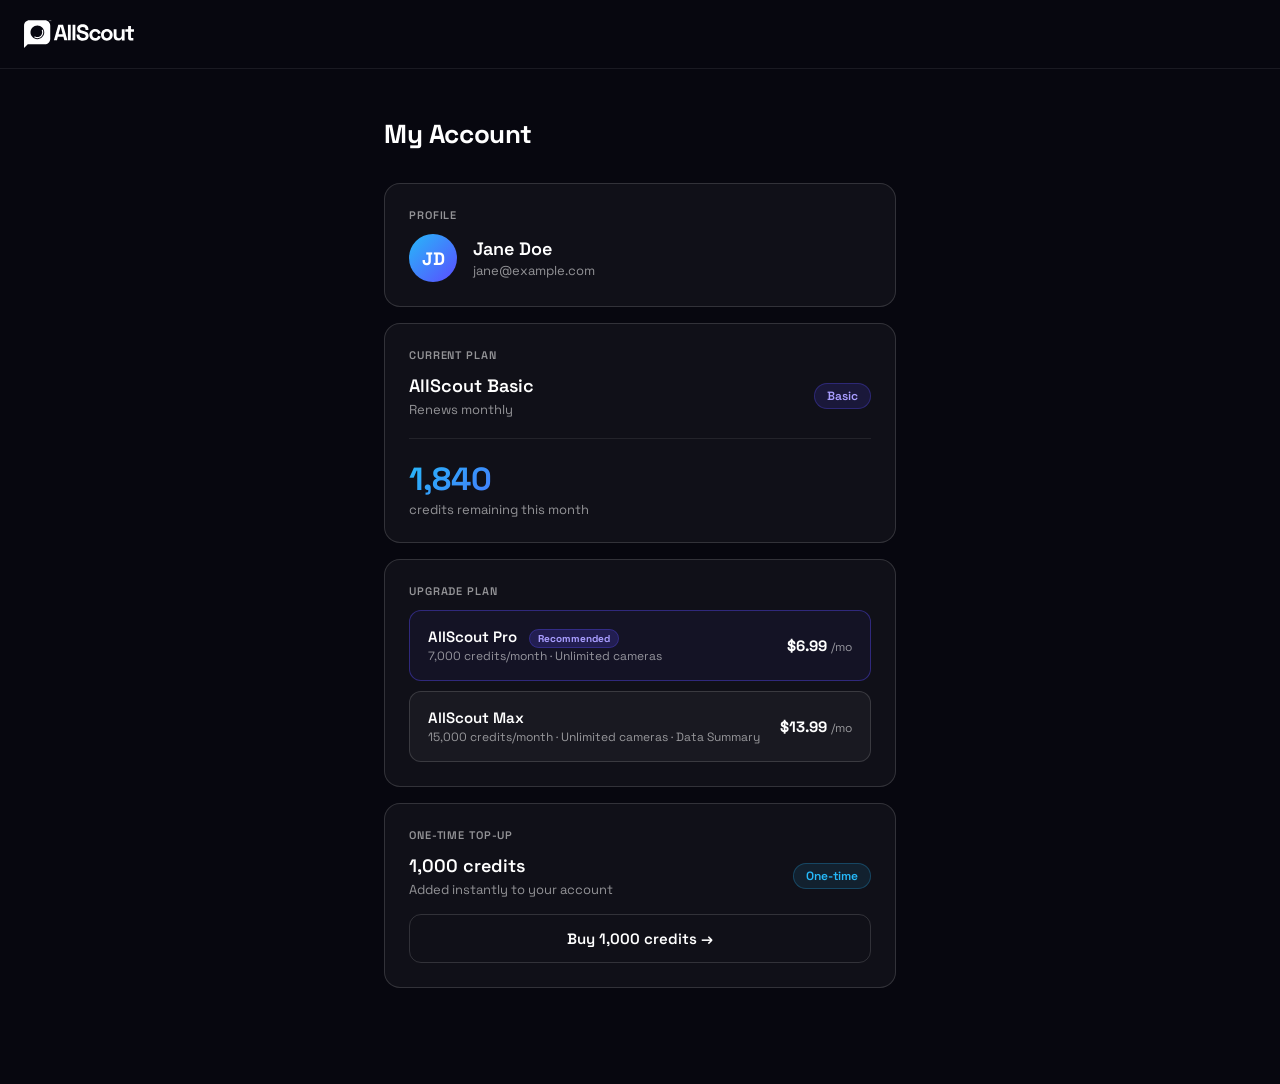
<file: account.html>
<!DOCTYPE html>
<html lang="en">
<head>
  <meta charset="UTF-8">
  <meta name="viewport" content="width=device-width, initial-scale=1.0">
  <title>My Account — AllScout</title>
  <link rel="preconnect" href="https://fonts.googleapis.com">
  <link rel="preconnect" href="https://fonts.gstatic.com" crossorigin>
  <link href="https://fonts.googleapis.com/css2?family=Space+Grotesk:wght@300;400;500;600;700&display=swap" rel="stylesheet">
  <link rel="icon" href="assets/AllScout favicon.png" type="image/png">
  <style>
    *, *::before, *::after { margin: 0; padding: 0; box-sizing: border-box; }
    :root {
      --bg: #07070f;
      --bg-card: rgba(255,255,255,0.04);
      --purple: #5B4CFF;
      --cyan: #26B9F9;
      --gradient: linear-gradient(135deg, #26B9F9 0%, #5B4CFF 100%);
      --text: #ffffff;
      --text-muted: rgba(255,255,255,0.55);
      --border: rgba(255,255,255,0.08);
      --border-2: rgba(255,255,255,0.14);
    }
    body {
      font-family: 'Space Grotesk', sans-serif;
      background: var(--bg);
      color: var(--text);
      min-height: 100vh;
      display: flex;
      flex-direction: column;
    }

    /* ---- HEADER ---- */
    .account-header {
      padding: 20px 24px;
      border-bottom: 1px solid var(--border);
      display: flex;
      align-items: center;
      justify-content: space-between;
    }
    .account-header img { height: 28px; width: auto; }

    /* ---- MAIN ---- */
    .account-main {
      flex: 1;
      max-width: 560px;
      width: 100%;
      margin: 0 auto;
      padding: 48px 24px 80px;
    }

    .account-title {
      font-size: 26px;
      font-weight: 700;
      letter-spacing: -0.4px;
      margin-bottom: 32px;
    }

    /* ---- CARD ---- */
    .account-card {
      background: var(--bg-card);
      border: 1px solid var(--border-2);
      border-radius: 16px;
      padding: 24px;
      margin-bottom: 16px;
    }
    .account-card-label {
      font-size: 11px;
      font-weight: 600;
      letter-spacing: 0.08em;
      text-transform: uppercase;
      color: var(--text-muted);
      margin-bottom: 12px;
    }

    /* Profile */
    .profile-row {
      display: flex;
      align-items: center;
      gap: 16px;
    }
    .profile-avatar {
      width: 48px; height: 48px;
      border-radius: 50%;
      background: linear-gradient(135deg, #26B9F9, #5B4CFF);
      display: flex; align-items: center; justify-content: center;
      font-size: 18px; font-weight: 700; color: #fff;
      flex-shrink: 0;
    }
    .profile-name {
      font-size: 18px;
      font-weight: 600;
    }
    .profile-email {
      font-size: 13px;
      color: var(--text-muted);
      margin-top: 2px;
    }

    /* Plan */
    .plan-row {
      display: flex;
      align-items: center;
      justify-content: space-between;
      gap: 12px;
    }
    .plan-info h3 {
      font-size: 18px;
      font-weight: 600;
      margin-bottom: 4px;
    }
    .plan-info p {
      font-size: 13px;
      color: var(--text-muted);
    }
    .plan-badge {
      font-size: 12px;
      font-weight: 600;
      padding: 4px 12px;
      border-radius: 100px;
      background: rgba(91,76,255,0.15);
      color: #a99eff;
      border: 1px solid rgba(91,76,255,0.3);
      white-space: nowrap;
    }

    /* Credits */
    .credits-row {
      display: flex;
      align-items: center;
      justify-content: space-between;
    }
    .credits-number {
      font-size: 32px;
      font-weight: 700;
      background: var(--gradient);
      -webkit-background-clip: text;
      -webkit-text-fill-color: transparent;
      background-clip: text;
    }
    .credits-label {
      font-size: 13px;
      color: var(--text-muted);
      margin-top: 2px;
    }

    /* Divider */
    .card-divider {
      border: none;
      border-top: 1px solid var(--border);
      margin: 20px 0;
    }

    /* ---- BUTTONS ---- */
    .btn {
      display: flex;
      align-items: center;
      justify-content: center;
      gap: 8px;
      width: 100%;
      padding: 14px 20px;
      border-radius: 12px;
      font-family: 'Space Grotesk', sans-serif;
      font-size: 15px;
      font-weight: 600;
      cursor: pointer;
      border: none;
      text-decoration: none;
      transition: opacity 0.15s;
    }
    .btn:hover { opacity: 0.85; }
    .btn-primary {
      background: var(--gradient);
      color: #fff;
    }
    .btn-outline {
      background: transparent;
      color: var(--text);
      border: 1px solid var(--border-2);
    }
    .btn-outline:hover { border-color: rgba(255,255,255,0.3); }
    .btn + .btn { margin-top: 10px; }

    /* ---- UPGRADE OPTIONS ---- */
    .upgrade-grid {
      display: flex;
      flex-direction: column;
      gap: 10px;
    }
    .upgrade-option {
      display: flex;
      align-items: center;
      justify-content: space-between;
      padding: 16px 18px;
      border-radius: 12px;
      border: 1px solid var(--border-2);
      background: var(--bg-card);
      cursor: pointer;
      text-decoration: none;
      color: var(--text);
      transition: border-color 0.15s;
    }
    .upgrade-option:hover { border-color: rgba(91,76,255,0.5); }
    .upgrade-option.recommended { border-color: rgba(91,76,255,0.4); background: rgba(91,76,255,0.06); }
    .upgrade-option-info h4 { font-size: 15px; font-weight: 600; margin-bottom: 2px; }
    .upgrade-option-info p { font-size: 12px; color: var(--text-muted); }
    .upgrade-option-price {
      font-size: 15px;
      font-weight: 700;
      white-space: nowrap;
    }
    .upgrade-option-price span {
      font-size: 12px;
      font-weight: 400;
      color: var(--text-muted);
    }
    .recommended-badge {
      font-size: 10px;
      font-weight: 700;
      padding: 2px 8px;
      border-radius: 100px;
      background: rgba(91,76,255,0.2);
      color: #a99eff;
      border: 1px solid rgba(91,76,255,0.3);
      margin-left: 8px;
      vertical-align: middle;
    }

    @media (max-width: 480px) {
      .account-main { padding: 32px 16px 60px; }
      .account-title { font-size: 22px; }
    }
  </style>
</head>
<body>

  <header class="account-header">
    <img src="assets/AllSccout white.svg" alt="AllScout">
  </header>

  <main class="account-main">
    <h1 class="account-title">My Account</h1>

    <!-- Profile -->
    <div class="account-card">
      <div class="account-card-label">Profile</div>
      <div class="profile-row">
        <div class="profile-avatar" id="avatarInitials">JD</div>
        <div>
          <div class="profile-name" id="profileName">Jane Doe</div>
          <div class="profile-email" id="profileEmail">jane@example.com</div>
        </div>
      </div>
    </div>

    <!-- Current Plan & Credits -->
    <div class="account-card">
      <div class="account-card-label">Current Plan</div>
      <div class="plan-row">
        <div class="plan-info">
          <h3 id="planName">AllScout Basic</h3>
          <p>Renews monthly</p>
        </div>
        <span class="plan-badge" id="planBadge">Basic</span>
      </div>
      <hr class="card-divider">
      <div class="credits-row">
        <div>
          <div class="credits-number" id="creditsCount">1,840</div>
          <div class="credits-label">credits remaining this month</div>
        </div>
      </div>
    </div>

    <!-- Upgrade Plan -->
    <div class="account-card">
      <div class="account-card-label">Upgrade Plan</div>
      <div class="upgrade-grid">
        <a href="#" class="upgrade-option recommended" id="upgradeProLink">
          <div class="upgrade-option-info">
            <h4>AllScout Pro <span class="recommended-badge">Recommended</span></h4>
            <p>7,000 credits/month · Unlimited cameras</p>
          </div>
          <div class="upgrade-option-price">$6.99 <span>/mo</span></div>
        </a>
        <a href="#" class="upgrade-option" id="upgradeMaxLink">
          <div class="upgrade-option-info">
            <h4>AllScout Max</h4>
            <p>15,000 credits/month · Unlimited cameras · Data Summary</p>
          </div>
          <div class="upgrade-option-price">$13.99 <span>/mo</span></div>
        </a>
      </div>
    </div>

    <!-- Top-up -->
    <div class="account-card">
      <div class="account-card-label">One-time Top-up</div>
      <div class="plan-row" style="margin-bottom:16px;">
        <div class="plan-info">
          <h3>1,000 credits</h3>
          <p>Added instantly to your account</p>
        </div>
        <span class="plan-badge" style="background:rgba(38,185,249,0.1);color:#26B9F9;border-color:rgba(38,185,249,0.25);">One-time</span>
      </div>
      <a href="#" class="btn btn-outline" id="topupLink">Buy 1,000 credits →</a>
    </div>

  </main>

  <script>
    // ── Placeholder: replace with Zitadel token parsing ──
    const user = {
      name: 'Jane Doe',
      email: 'jane@example.com',
      plan: 'basic',        // 'basic' | 'pro' | 'max'
      credits: 1840
    };

    const planLabels = { basic: 'AllScout Basic', pro: 'AllScout Pro', max: 'AllScout Max' };
    const planBadgeLabels = { basic: 'Basic', pro: 'Pro', max: 'Max' };

    document.getElementById('profileName').textContent = user.name;
    document.getElementById('profileEmail').textContent = user.email;
    document.getElementById('avatarInitials').textContent = user.name.split(' ').map(n => n[0]).join('').toUpperCase();
    document.getElementById('planName').textContent = planLabels[user.plan];
    document.getElementById('planBadge').textContent = planBadgeLabels[user.plan];
    document.getElementById('creditsCount').textContent = user.credits.toLocaleString();

    // ── Placeholder: replace with Stripe Payment Links ──
    document.getElementById('upgradeProLink').href = 'https://buy.stripe.com/5kQcN53oqbcOdW77Zh4wM01';
    document.getElementById('upgradeMaxLink').href = 'https://buy.stripe.com/9B63cv4su94G19l1AT4wM02';
    document.getElementById('topupLink').href = 'https://buy.stripe.com/5kQ4gz6AC1CecS37Zh4wM00';

    // Hide upgrade options already on or above current plan
    if (user.plan === 'pro') document.getElementById('upgradeProLink').style.display = 'none';
    if (user.plan === 'max') {
      document.getElementById('upgradeProLink').style.display = 'none';
      document.getElementById('upgradeMaxLink').style.display = 'none';
    }
  </script>

</body>
</html>
</file>
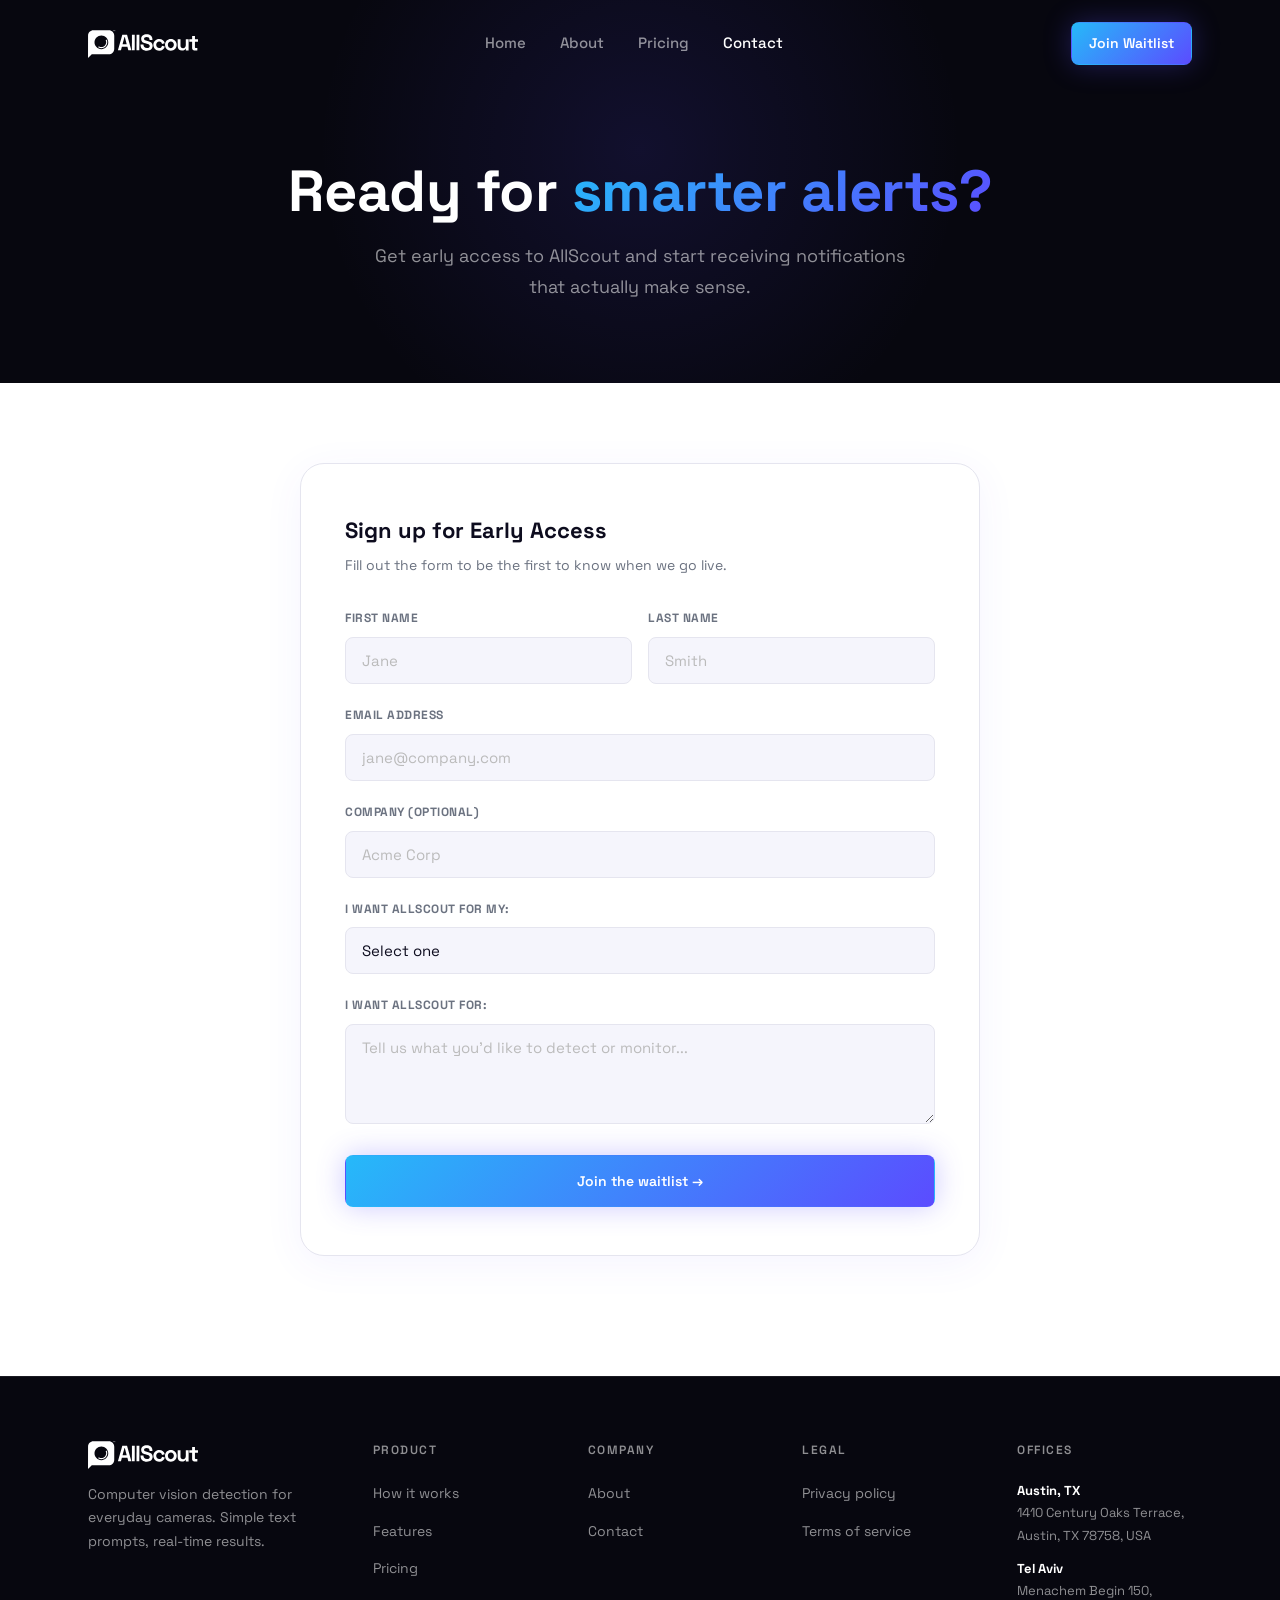
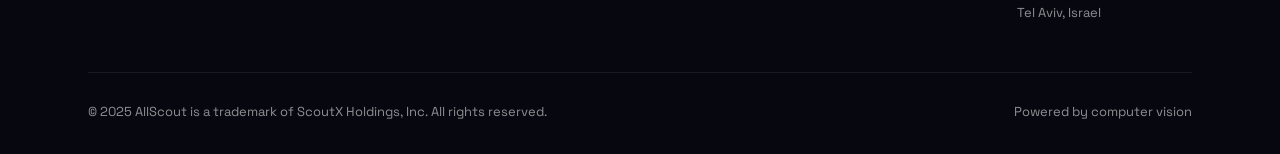
<file: contact.html>
<!DOCTYPE html>
<html lang="en">
<head>
  <meta charset="UTF-8">
  <meta name="viewport" content="width=device-width, initial-scale=1.0">
  <title>Contact — AllScout</title>
  <meta name="description" content="Get in touch with the AllScout team or request early access.">
  <link rel="preconnect" href="https://fonts.googleapis.com">
  <link rel="preconnect" href="https://fonts.gstatic.com" crossorigin>
  <link href="https://fonts.googleapis.com/css2?family=Space+Grotesk:wght@300;400;500;600;700&display=swap" rel="stylesheet">
  <link rel="stylesheet" href="css/styles.css">
  <link rel="icon" href="assets/AllScout favicon.png" type="image/png">
</head>
<body>

  <!-- NAV -->
  <nav id="navbar">
    <div class="container">
      <div class="nav-inner">
        <a href="index.html" class="nav-logo">
          <img src="assets/AllSccout white.svg" alt="AllScout">
        </a>
        <ul class="nav-links">
          <li><a href="index.html">Home</a></li>
          <li><a href="about.html">About</a></li>
          <li><a href="pricing.html">Pricing</a></li>
          <li><a href="contact.html" class="active">Contact</a></li>
        </ul>
        <div class="nav-actions">
          
          <a href="contact.html" class="btn btn-primary">Join Waitlist</a>
        </div>
        <button class="hamburger" onclick="openMenu()" aria-label="Open menu">
          <span></span><span></span><span></span>
        </button>
      </div>
    </div>
  </nav>

  <div class="mobile-nav" id="mobileMenu">
    <button class="mobile-nav-close" onclick="closeMenu()">✕</button>
    <a href="index.html" onclick="closeMenu()">Home</a>
    <a href="about.html" onclick="closeMenu()">About</a>
    <a href="pricing.html" onclick="closeMenu()">Pricing</a>
    <a href="contact.html" onclick="closeMenu()">Contact</a>
    <a href="contact.html" class="btn btn-primary" onclick="closeMenu()">Join Waitlist</a>
  </div>

  <!-- PAGE HERO -->
  <section class="page-hero">
    <div class="page-hero-glow"></div>
    <h1>Ready for <span class="gradient-text">smarter alerts?</span></h1>
    <p>Get early access to AllScout and start receiving notifications that actually make sense.</p>
  </section>

  <!-- CONTACT SECTION -->
  <section class="contact-section">
    <div class="container">
      <div class="contact-form-centered">

        <!-- Form -->
        <div class="form-card fade-in">
          <h2 style="font-size:22px;font-weight:700;color:var(--lt-text);margin-bottom:6px;">Sign up for Early Access</h2>
          <p style="font-size:14px;color:var(--lt-muted);margin-bottom:32px;">Fill out the form to be the first to know when we go live.</p>

          <form id="contactForm" onsubmit="handleSubmit(event)">
            <div class="form-row-2">
              <div class="form-group">
                <label for="firstName">First name</label>
                <input type="text" id="firstName" name="firstName" placeholder="Jane" required>
              </div>
              <div class="form-group">
                <label for="lastName">Last name</label>
                <input type="text" id="lastName" name="lastName" placeholder="Smith" required>
              </div>
            </div>

            <div class="form-group">
              <label for="email">Email address</label>
              <input type="email" id="email" name="email" placeholder="jane@company.com" required>
            </div>

            <div class="form-group">
              <label for="company">Company (optional)</label>
              <input type="text" id="company" name="company" placeholder="Acme Corp">
            </div>

            <div class="form-group">
              <label for="reason">I want AllScout for my:</label>
              <select id="reason" name="reason">
                <option value="">Select one</option>
                <option value="home">My home</option>
                <option value="business">My business</option>
                <option value="both">Both</option>
              </select>
            </div>

            <div class="form-group">
              <label for="features">I want AllScout for:</label>
              <textarea id="features" name="features" placeholder="Tell us what you'd like to detect or monitor..." style="min-height:100px;"></textarea>
            </div>

            <button type="submit" class="btn btn-primary" style="width:100%;justify-content:center;padding:16px;">
              Join the waitlist →
            </button>

            <div id="formSuccess" style="display:none;margin-top:20px;padding:16px;background:rgba(38,185,249,0.08);border:1px solid rgba(38,185,249,0.25);border-radius:10px;font-size:14px;color:var(--lt-text);text-align:center;">
              ✅ Message sent! We'll be in touch within 24 hours.
            </div>
          </form>
        </div>

      </div>
    </div>
  </section>


  <!-- FOOTER -->
  <footer>
    <div class="container">
      <div class="footer-grid">
        <div class="footer-brand">
          <a href="index.html" class="nav-logo"><img src="assets/AllSccout white.svg" alt="AllScout"></a>
          <p>Computer vision detection for everyday cameras. Simple text prompts, real-time results.</p>
        </div>
        <div class="footer-col">
          <h4>Product</h4>
          <ul>
            <li><a href="index.html#how-it-works">How it works</a></li>
            <li><a href="index.html#features">Features</a></li>
            <li><a href="pricing.html">Pricing</a></li>
          </ul>
        </div>
        <div class="footer-col">
          <h4>Company</h4>
          <ul>
            <li><a href="about.html">About</a></li>
            <li><a href="contact.html">Contact</a></li>
          </ul>
        </div>
        <div class="footer-col">
          <h4>Legal</h4>
          <ul>
            <li><a href="privacy.html">Privacy policy</a></li>
            <li><a href="terms.html">Terms of service</a></li>
          </ul>
        </div>
        <div class="footer-col">
          <h4>Offices</h4>
          <ul class="footer-addresses">
            <li><strong>Austin, TX</strong><br>1410 Century Oaks Terrace,<br>Austin, TX 78758, USA</li>
            <li><strong>Tel Aviv</strong><br>Menachem Begin 150,<br>Tel Aviv, Israel</li>
          </ul>
        </div>
      </div>
      <div class="footer-bottom">
        <span>© 2025 AllScout is a trademark of ScoutX Holdings, Inc. All rights reserved.</span>
        <span>Powered by computer vision</span>
      </div>
    </div>
  </footer>

  <script src="js/main.js"></script>
  <script>
    function handleSubmit(e) {
      e.preventDefault();
      document.getElementById('formSuccess').style.display = 'block';
      e.target.querySelector('[type=submit]').textContent = 'Sent!';
      e.target.querySelector('[type=submit]').disabled = true;
    }
  </script>
</body>
</html>
</file>
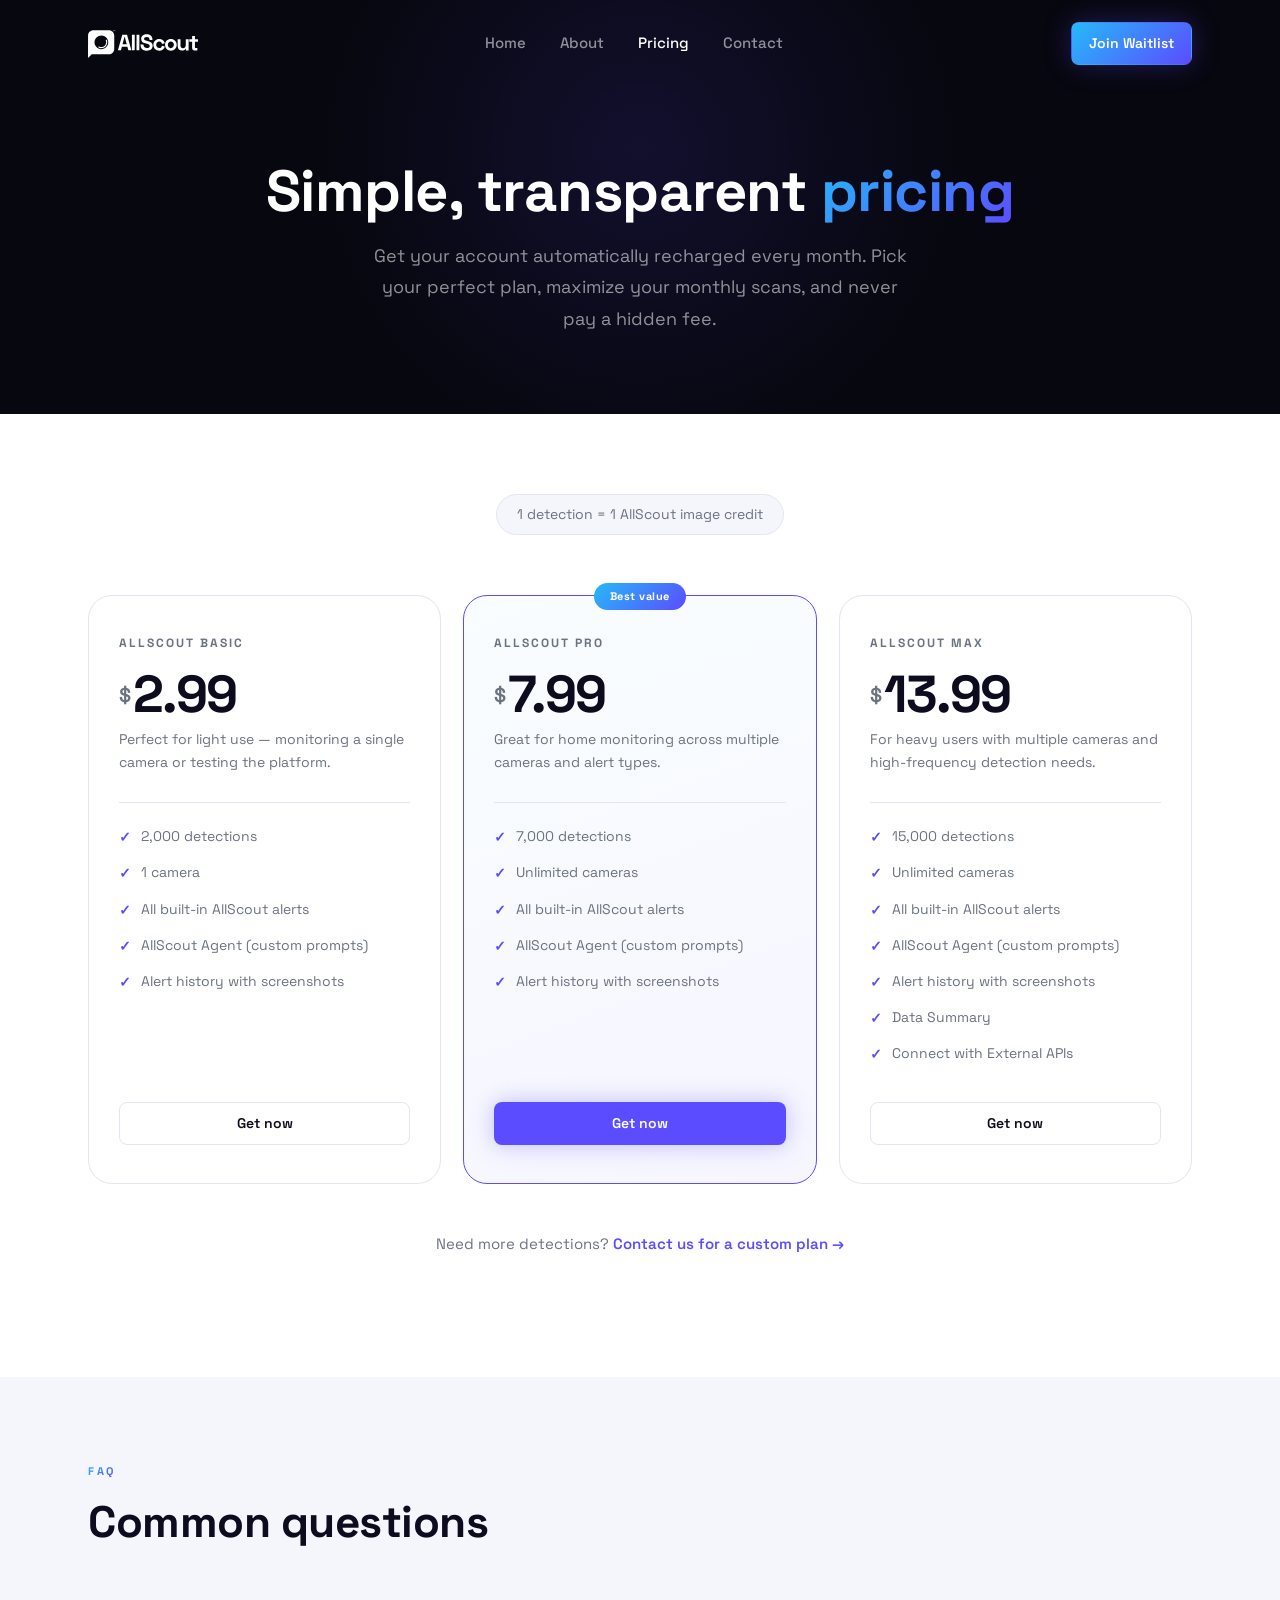
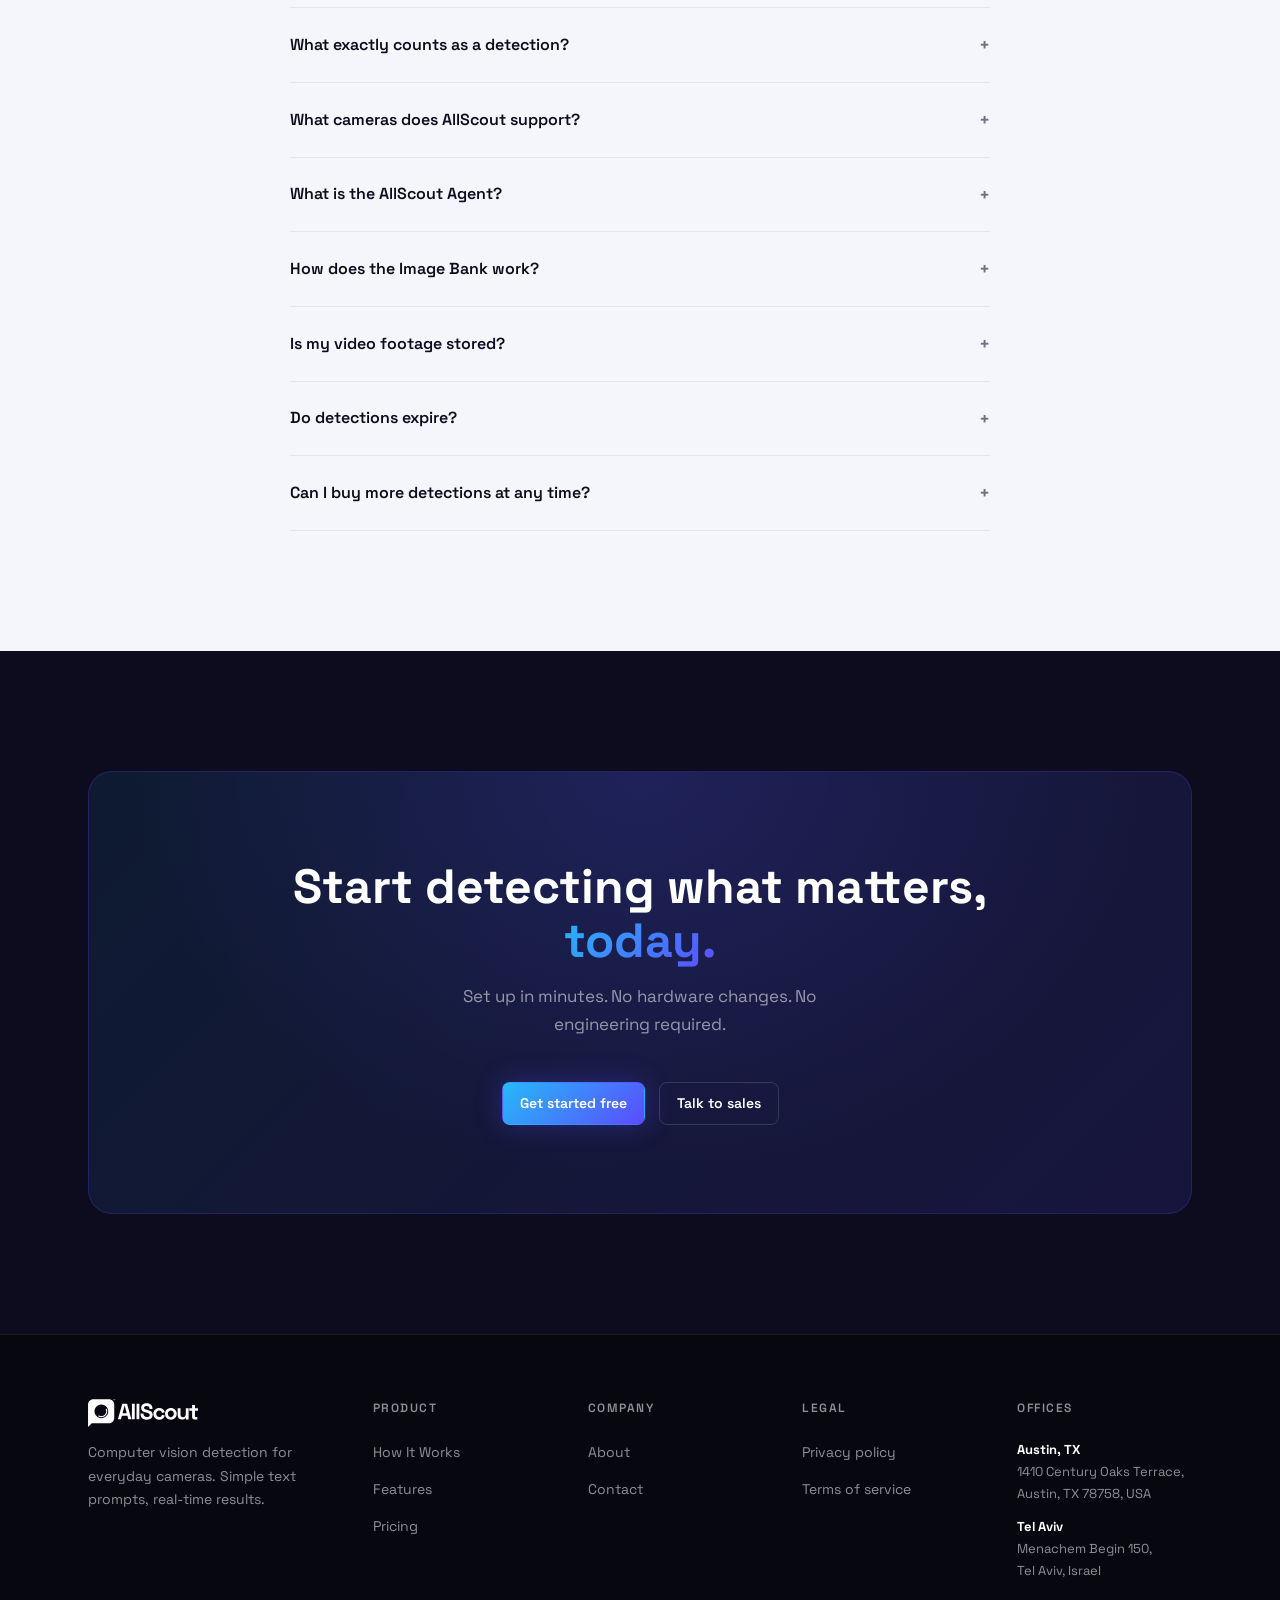
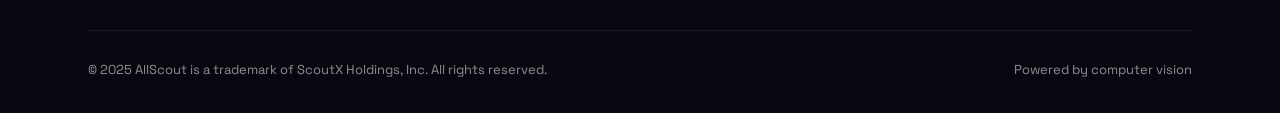
<file: pricing.html>
<!DOCTYPE html>
<html lang="en">
<head>
  <meta charset="UTF-8">
  <meta name="viewport" content="width=device-width, initial-scale=1.0">
  <title>Pricing — AllScout</title>
  <meta name="description" content="Simple, transparent pricing for AllScout's computer vision detection platform.">
  <link rel="preconnect" href="https://fonts.googleapis.com">
  <link rel="preconnect" href="https://fonts.gstatic.com" crossorigin>
  <link href="https://fonts.googleapis.com/css2?family=Space+Grotesk:wght@300;400;500;600;700&display=swap" rel="stylesheet">
  <link rel="stylesheet" href="css/styles.css">
  <link rel="icon" href="assets/AllScout favicon.png" type="image/png">
</head>
<body>

  <!-- NAV -->
  <nav id="navbar">
    <div class="container">
      <div class="nav-inner">
        <a href="index.html" class="nav-logo">
          <img src="assets/AllSccout white.svg" alt="AllScout">
        </a>
        <ul class="nav-links">
          <li><a href="index.html">Home</a></li>
          <li><a href="about.html">About</a></li>
          <li><a href="pricing.html" class="active">Pricing</a></li>
          <li><a href="contact.html">Contact</a></li>
        </ul>
        <div class="nav-actions">
          
          <a href="contact.html" class="btn btn-primary">Join Waitlist</a>
        </div>
        <button class="hamburger" onclick="openMenu()" aria-label="Open menu">
          <span></span><span></span><span></span>
        </button>
      </div>
    </div>
  </nav>

  <div class="mobile-nav" id="mobileMenu">
    <button class="mobile-nav-close" onclick="closeMenu()">✕</button>
    <a href="index.html" onclick="closeMenu()">Home</a>
    <a href="about.html" onclick="closeMenu()">About</a>
    <a href="pricing.html" onclick="closeMenu()">Pricing</a>
    <a href="contact.html" onclick="closeMenu()">Contact</a>
    <a href="contact.html" class="btn btn-primary" onclick="closeMenu()">Get started</a>
  </div>

  <!-- PAGE HERO -->
  <section class="page-hero">
    <div class="page-hero-glow"></div>
    <h1>Simple, transparent <span class="gradient-text">pricing</span></h1>
    <p>Get your account automatically recharged every month. Pick your perfect plan, maximize your monthly scans, and never pay a hidden fee.</p>
  </section>

  <!-- PRICING GRID -->
  <section class="pricing-section">
    <div class="container">
      <!-- What counts as a detection -->
      <div style="text-align:center;margin-bottom:48px;">
        <p style="font-size:14px;color:var(--lt-muted);background:var(--lt-2);border:1px solid var(--lt-border);border-radius:100px;display:inline-block;padding:8px 20px;">
          1 detection = 1 AllScout image credit
        </p>
      </div>

      <div class="pricing-grid">

        <!-- STARTER -->
        <div class="pricing-card fade-in">
          <div class="pricing-tier">AllScout Basic</div>
          <div class="price-wrap">
            <span class="price-currency">$</span>
            <span class="price-amount">2.99</span>
          </div>
          <p class="price-desc">Perfect for light use — monitoring a single camera or testing the platform.</p>
          <div class="pricing-divider"></div>
          <ul class="pricing-features">
            <li>2,000 detections</li>
            <li>1 camera</li>
            <li>All built-in AllScout alerts</li>
            <li>AllScout Agent (custom prompts)</li>
            <li>Alert history with screenshots</li>
          </ul>
          <a href="https://ring.com/appstore" class="btn btn-outline-dark" style="width:100%;justify-content:center;" target="_blank" rel="noopener">Get now</a>
        </div>

        <!-- STANDARD — FEATURED -->
        <div class="pricing-card featured fade-in" style="transition-delay:.1s">
          <div class="featured-badge">Best value</div>
          <div class="pricing-tier">AllScout Pro</div>
          <div class="price-wrap">
            <span class="price-currency">$</span>
            <span class="price-amount">7.99</span>
          </div>
          <p class="price-desc">Great for home monitoring across multiple cameras and alert types.</p>
          <div class="pricing-divider"></div>
          <ul class="pricing-features">
            <li>7,000 detections</li>
            <li>Unlimited cameras</li>
            <li>All built-in AllScout alerts</li>
            <li>AllScout Agent (custom prompts)</li>
            <li>Alert history with screenshots</li>
          </ul>
          <a href="https://ring.com/appstore" class="btn btn-purple" style="width:100%;justify-content:center;" target="_blank" rel="noopener">Get now</a>
        </div>

        <!-- PRO -->
        <div class="pricing-card fade-in" style="transition-delay:.2s">
          <div class="pricing-tier">AllScout Max</div>
          <div class="price-wrap">
            <span class="price-currency">$</span>
            <span class="price-amount">13.99</span>
          </div>
          <p class="price-desc">For heavy users with multiple cameras and high-frequency detection needs.</p>
          <div class="pricing-divider"></div>
          <ul class="pricing-features">
            <li>15,000 detections</li>
            <li>Unlimited cameras</li>
            <li>All built-in AllScout alerts</li>
            <li>AllScout Agent (custom prompts)</li>
            <li>Alert history with screenshots</li>
            <li>Data Summary</li>
            <li>Connect with External APIs</li>
          </ul>
          <a href="https://ring.com/appstore" class="btn btn-outline-dark" style="width:100%;justify-content:center;" target="_blank" rel="noopener">Get now</a>
        </div>

      </div>

      <!-- Need more -->
      <div style="text-align:center;margin-top:48px;color:var(--lt-muted);font-size:15px;">
        Need more detections? <a href="contact.html" style="color:var(--purple);font-weight:600;">Contact us for a custom plan →</a>
      </div>
    </div>
  </section>

  <!-- FAQ -->
  <section class="faq-section">
    <div class="container">
      <div class="section-label">FAQ</div>
      <h2 class="section-title dark">Common questions</h2>
      <div class="faq-list">

        <div class="faq-item">
          <div class="faq-q">
            What exactly counts as a detection?
            <span class="faq-arrow">+</span>
          </div>
          <div class="faq-a">Every time AllScout checks an image or snapshot from your camera, this consumes a credit. Typical activity for a doorbell camera is c.1,000-2,000 images per month.</div>
        </div>

        <div class="faq-item">
          <div class="faq-q">
            What cameras does AllScout support?
            <span class="faq-arrow">+</span>
          </div>
          <div class="faq-a">AllScout is currently compatible with all types of Ring cameras with more compatible brands coming very soon.</div>
        </div>

        <div class="faq-item">
          <div class="faq-q">
            What is the AllScout Agent?
            <span class="faq-arrow">+</span>
          </div>
          <div class="faq-a">The AllScout Agent is your personal Vision AI. Instead of picking from a fixed list of alerts, you simply type what you want to detect — "alert me when my son arrives" or "alert me when a window is left open" — and the Agent configures the detection for you automatically.</div>
        </div>

        <div class="faq-item">
          <div class="faq-q">
            How does the Image Bank work?
            <span class="faq-arrow">+</span>
          </div>
          <div class="faq-a">Add photos of people you know — family members, regular visitors, employees — and AllScout will alert you whenever those specific people appear on your cameras. You can also use it to detect unknown faces.</div>
        </div>

        <div class="faq-item">
          <div class="faq-q">
            Is my video footage stored?
            <span class="faq-arrow">+</span>
          </div>
          <div class="faq-a">AllScout only stores individual frames (screenshots) at the moment a detection occurs, not continuous video recordings. Your live camera stream is processed in real-time and not saved to our servers. You can read our full Privacy Policy for details.</div>
        </div>

        <div class="faq-item">
          <div class="faq-q">
            Do detections expire?
            <span class="faq-arrow">+</span>
          </div>
          <div class="faq-a">With our plans your credits get recharged once a month. You can cancel at any time.</div>
        </div>

        <div class="faq-item">
          <div class="faq-q">
            Can I buy more detections at any time?
            <span class="faq-arrow">+</span>
          </div>
          <div class="faq-a">If you would like to top up or upgrade your plan you can do so easily from the App.</div>
        </div>

      </div>
    </div>
  </section>

  <!-- CTA -->
  <section class="cta-section">
    <div class="container">
      <div class="cta-box">
        <h2>Start detecting what matters,<br><span class="gradient-text">today.</span></h2>
        <p>Set up in minutes. No hardware changes. No engineering required.</p>
        <div class="cta-actions">
          <a href="contact.html" class="btn btn-primary">Get started free</a>
          <a href="contact.html" class="btn btn-ghost">Talk to sales</a>
        </div>
      </div>
    </div>
  </section>

  <!-- FOOTER -->
  <footer>
    <div class="container">
      <div class="footer-grid">
        <div class="footer-brand">
          <a href="index.html" class="nav-logo"><img src="assets/AllSccout white.svg" alt="AllScout"></a>
          <p>Computer vision detection for everyday cameras. Simple text prompts, real-time results.</p>
        </div>
        <div class="footer-col">
          <h4>Product</h4>
          <ul>
            <li><a href="index.html#how-it-works">How It Works</a></li>
            <li><a href="index.html#features">Features</a></li>
            <li><a href="pricing.html">Pricing</a></li>
          </ul>
        </div>
        <div class="footer-col">
          <h4>Company</h4>
          <ul>
            <li><a href="about.html">About</a></li>
            <li><a href="contact.html">Contact</a></li>
          </ul>
        </div>
        <div class="footer-col">
          <h4>Legal</h4>
          <ul>
            <li><a href="privacy.html">Privacy policy</a></li>
            <li><a href="terms.html">Terms of service</a></li>
          </ul>
        </div>
        <div class="footer-col">
          <h4>Offices</h4>
          <ul class="footer-addresses">
            <li><strong>Austin, TX</strong><br>1410 Century Oaks Terrace,<br>Austin, TX 78758, USA</li>
            <li><strong>Tel Aviv</strong><br>Menachem Begin 150,<br>Tel Aviv, Israel</li>
          </ul>
        </div>
      </div>
      <div class="footer-bottom">
        <span>© 2025 AllScout is a trademark of ScoutX Holdings, Inc. All rights reserved.</span>
        <span>Powered by computer vision</span>
      </div>
    </div>
  </footer>

  <script src="js/main.js"></script>
</body>
</html>
</file>
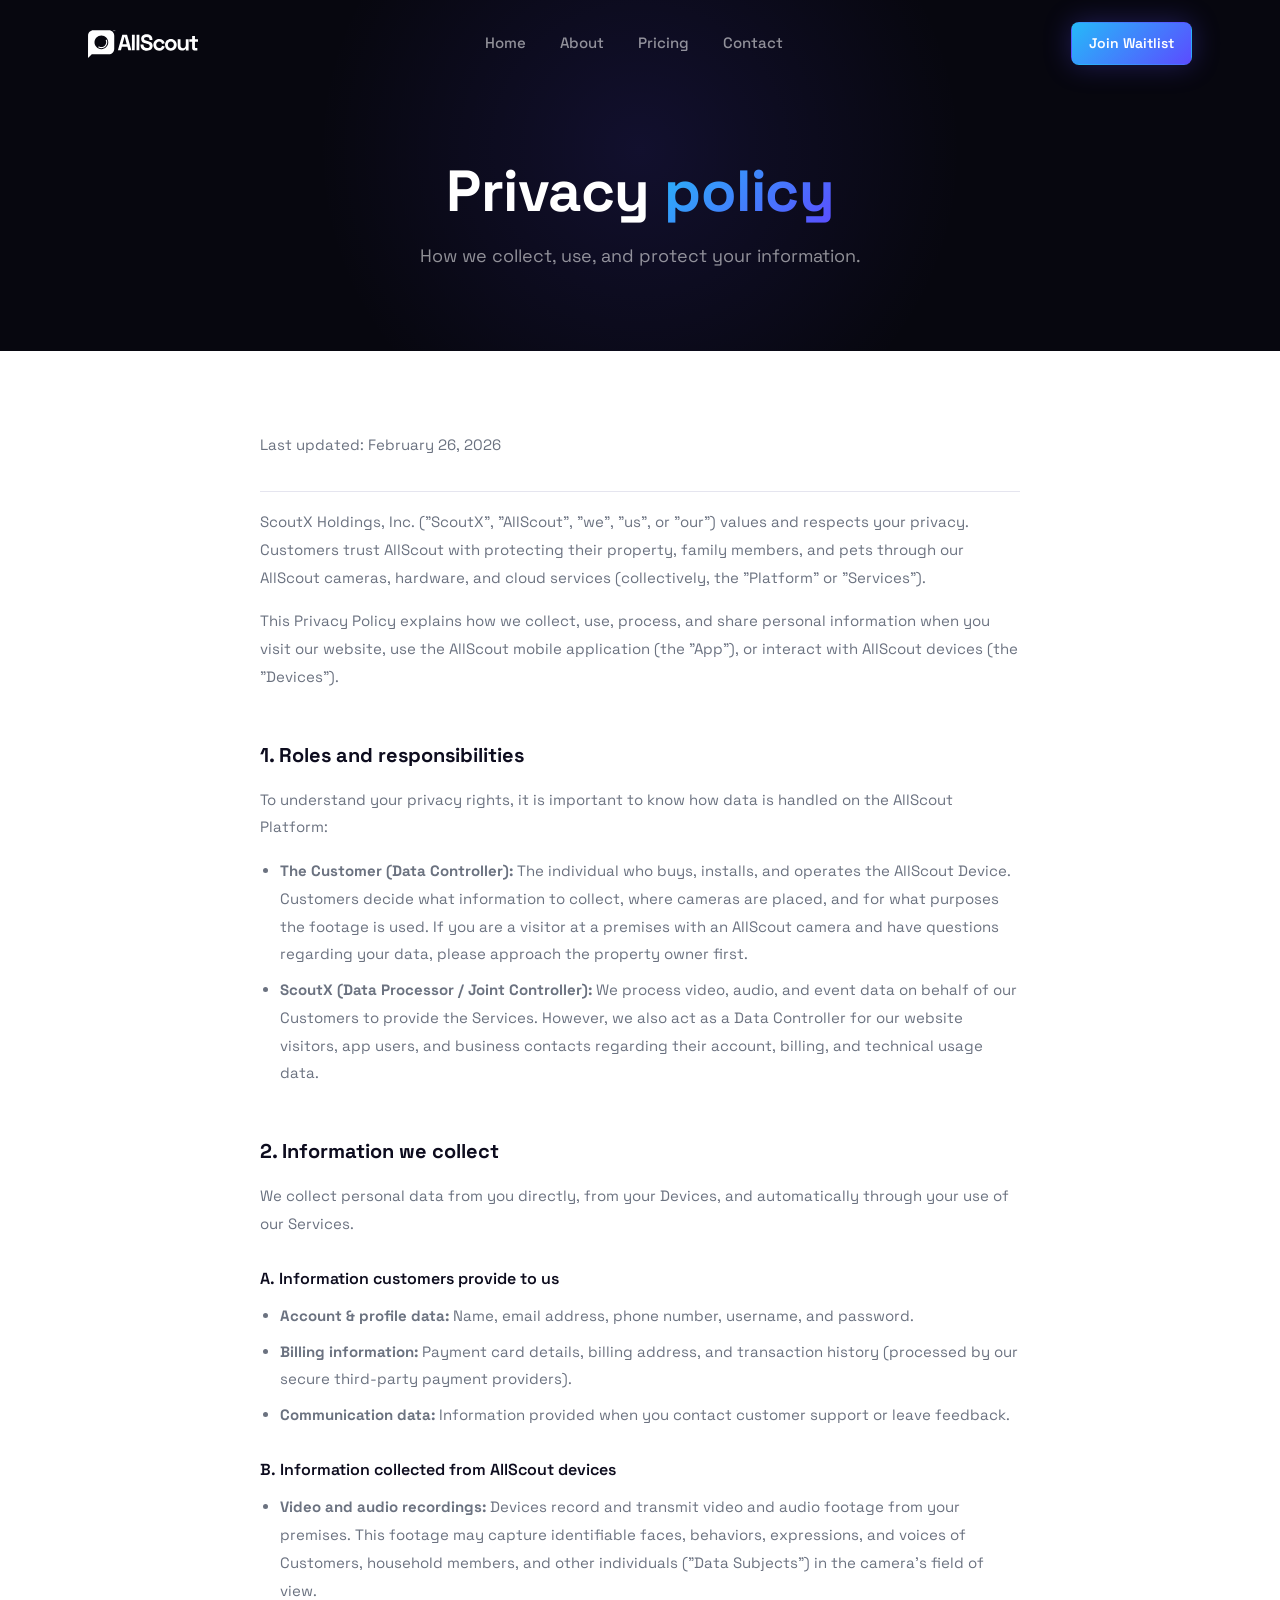
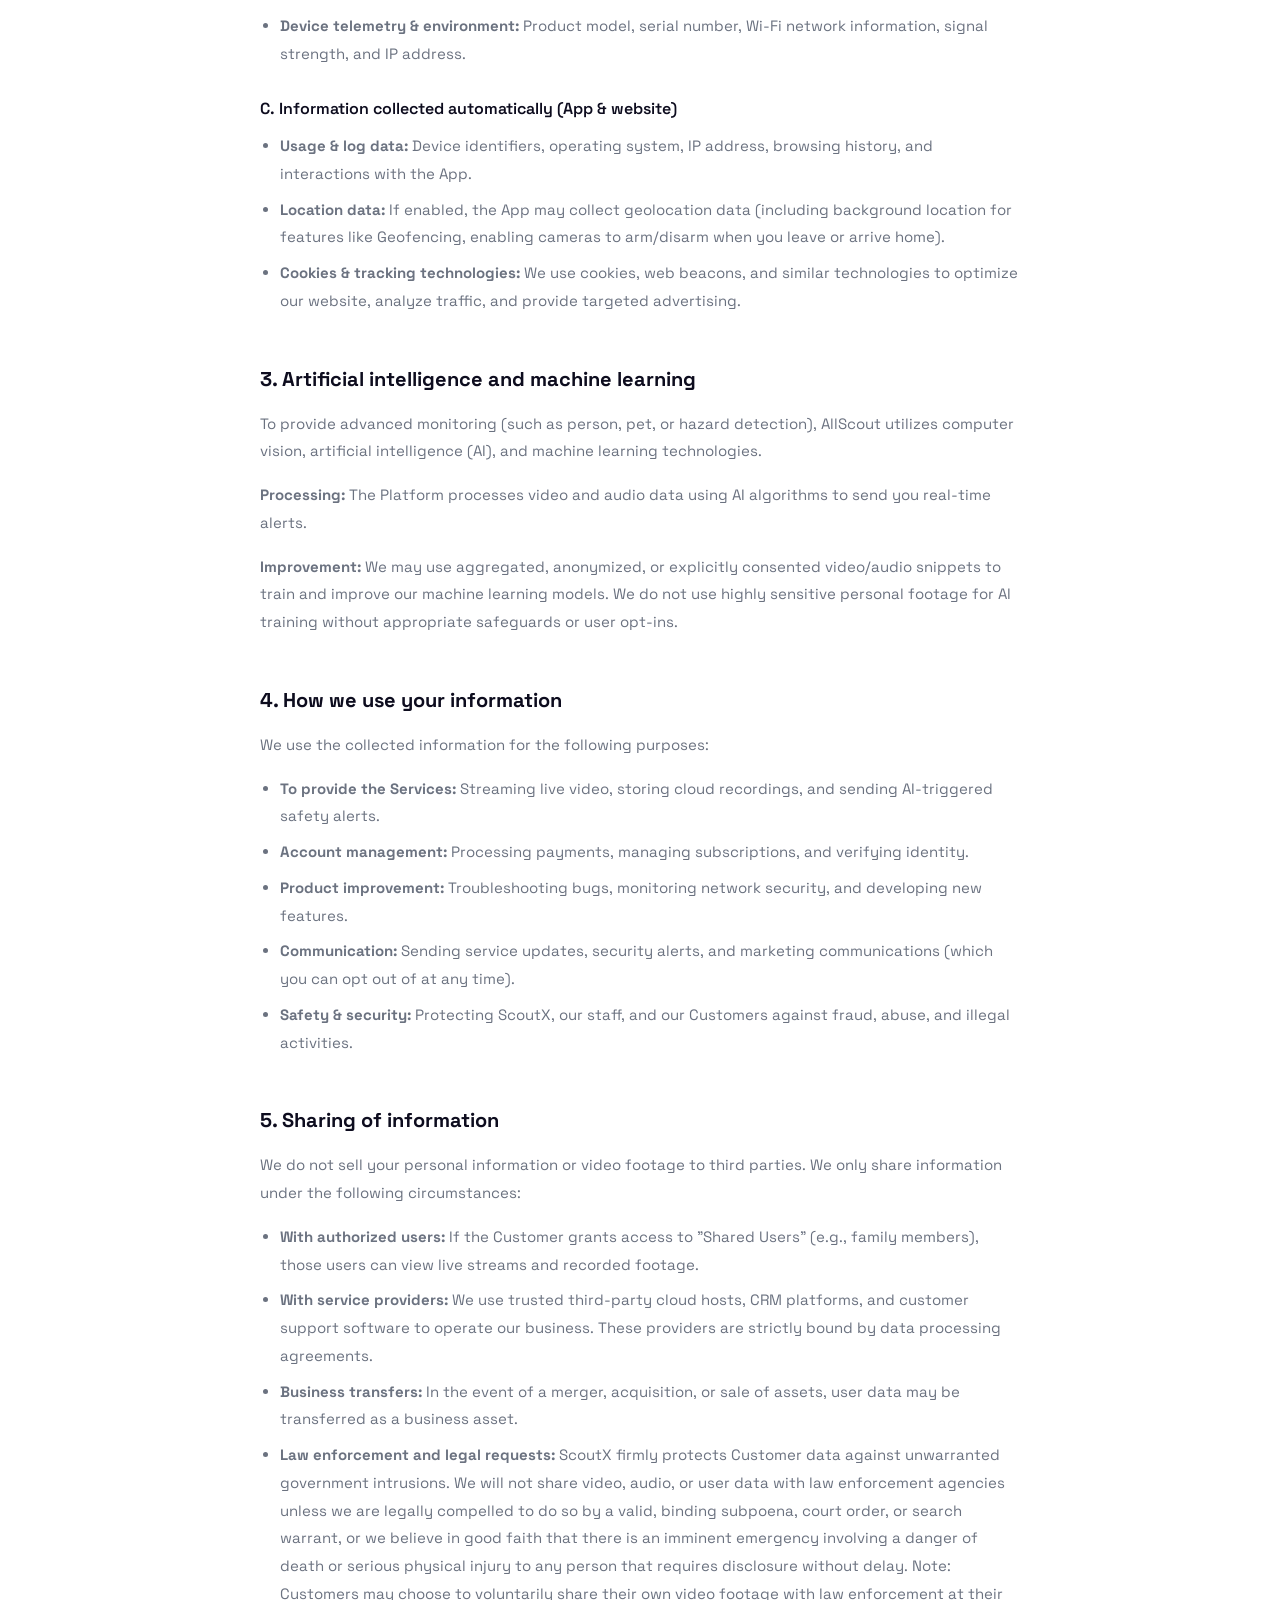
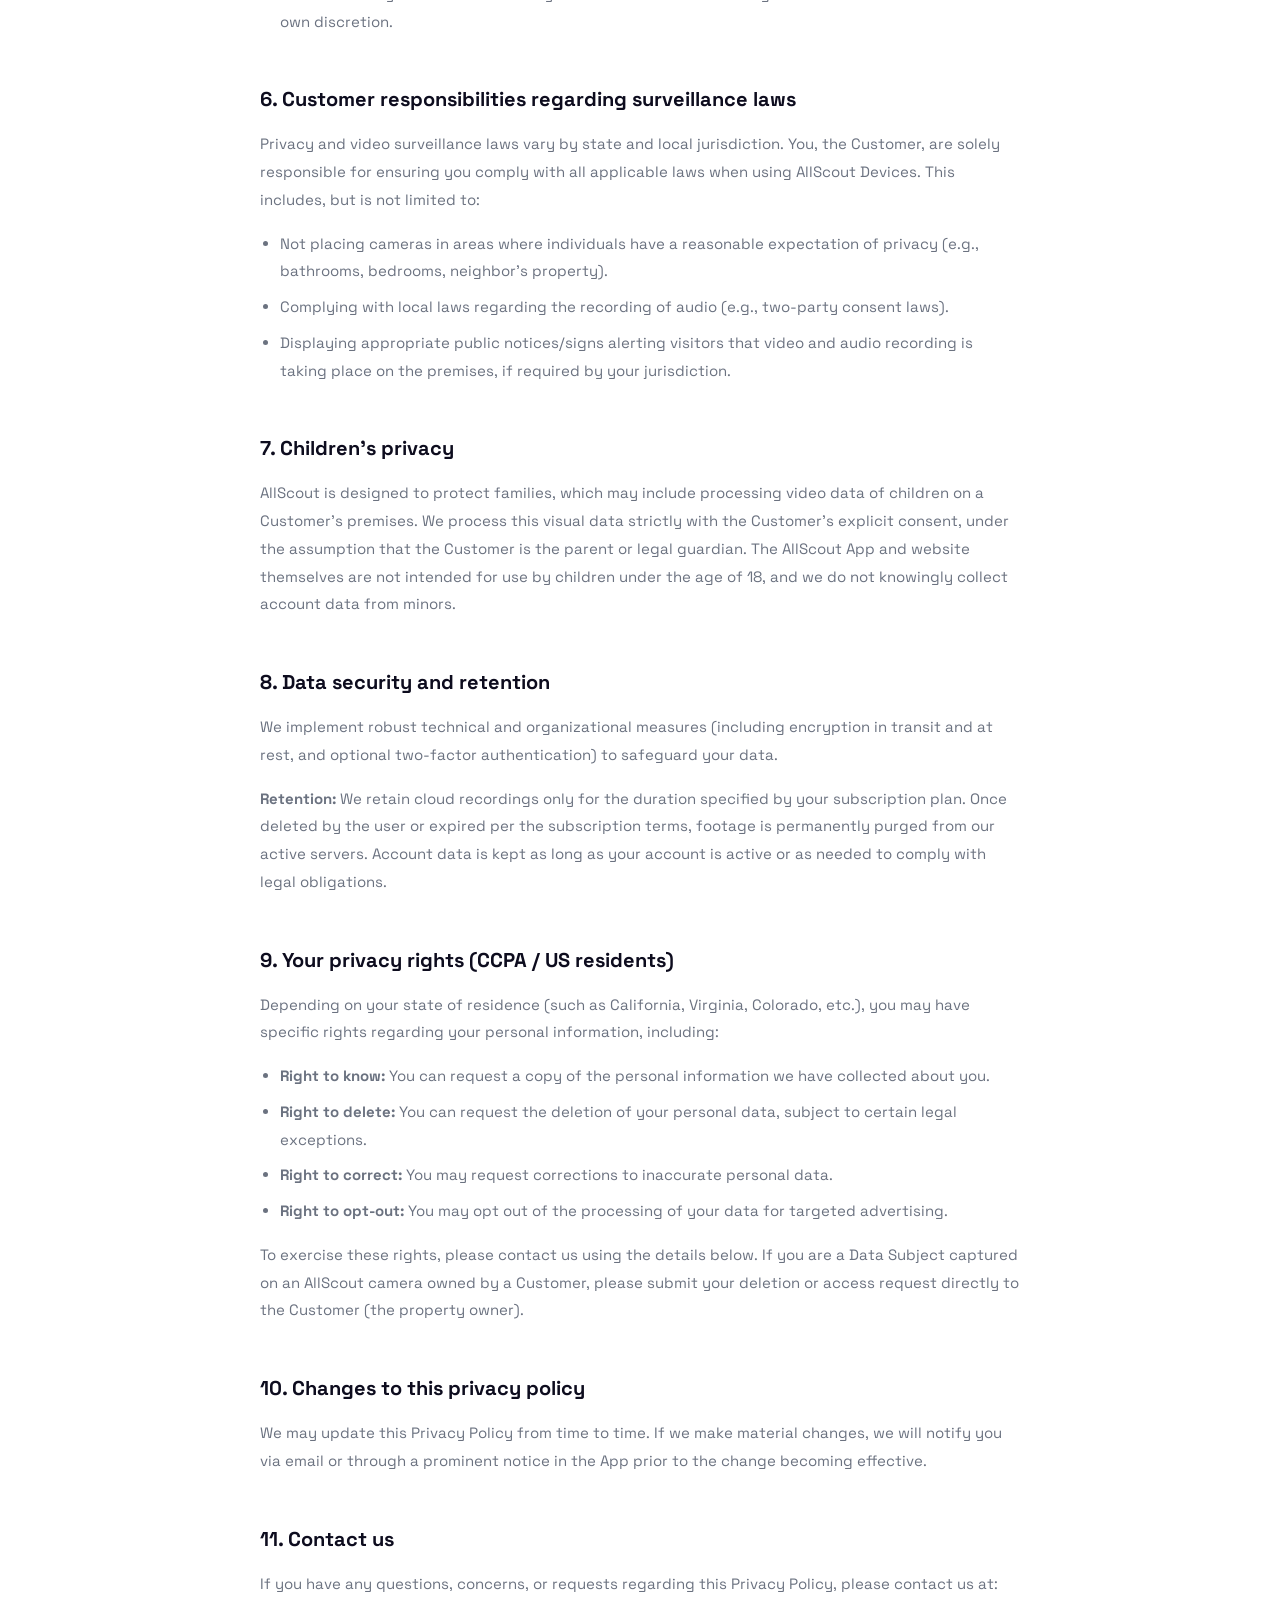
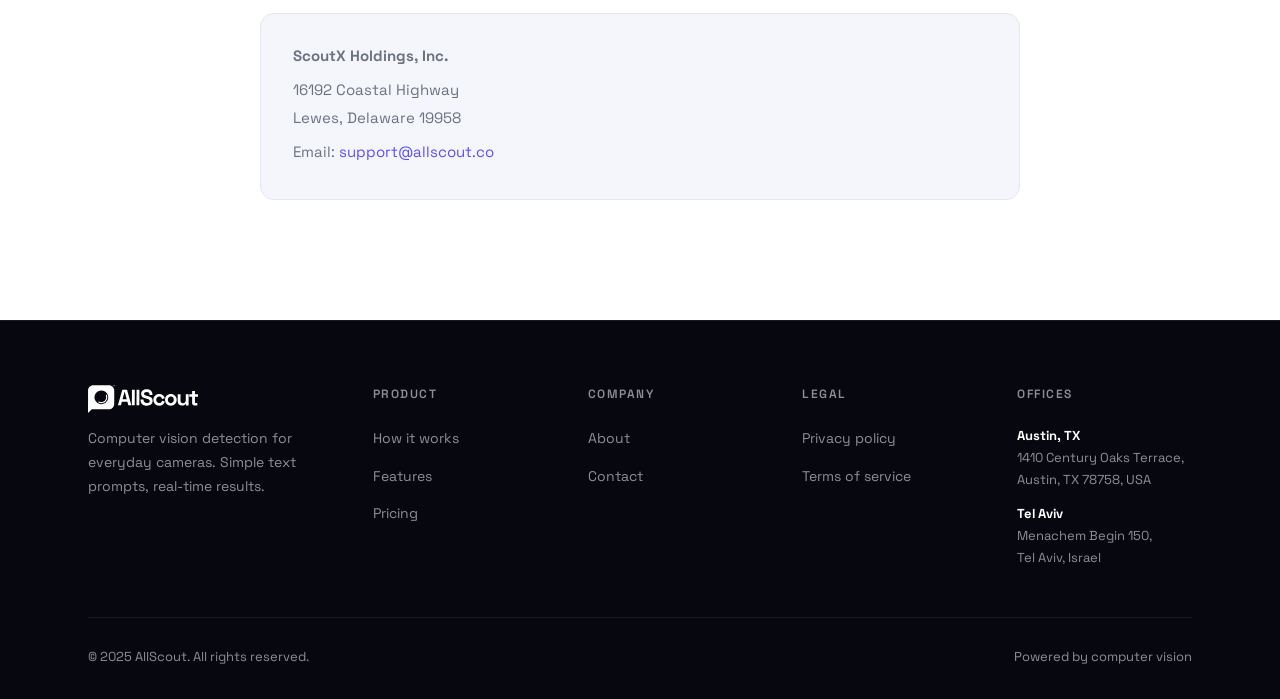
<file: privacy.html>
<!DOCTYPE html>
<html lang="en">
<head>
  <meta charset="UTF-8">
  <meta name="viewport" content="width=device-width, initial-scale=1.0">
  <title>Privacy Policy — AllScout</title>
  <meta name="description" content="AllScout Privacy Policy — how we collect, use, and protect your information.">
  <link rel="preconnect" href="https://fonts.googleapis.com">
  <link rel="preconnect" href="https://fonts.gstatic.com" crossorigin>
  <link href="https://fonts.googleapis.com/css2?family=Space+Grotesk:wght@300;400;500;600;700&display=swap" rel="stylesheet">
  <link rel="stylesheet" href="css/styles.css">
  <link rel="icon" href="assets/AllScout favicon.png" type="image/png">
  <style>
    .legal-section {
      padding: 80px 0 120px;
      background: var(--lt);
    }
    .legal-content {
      max-width: 760px;
      margin: 0 auto;
      color: var(--lt-text);
    }
    .legal-content h2 {
      font-size: 20px;
      font-weight: 700;
      color: var(--lt-text);
      margin: 48px 0 14px;
    }
    .legal-content h3 {
      font-size: 16px;
      font-weight: 600;
      color: var(--lt-text);
      margin: 28px 0 10px;
    }
    .legal-content p {
      font-size: 15px;
      color: var(--lt-muted);
      line-height: 1.85;
      margin-bottom: 16px;
    }
    .legal-content ul {
      padding-left: 20px;
      margin-bottom: 16px;
    }
    .legal-content ul li {
      font-size: 15px;
      color: var(--lt-muted);
      line-height: 1.85;
      margin-bottom: 8px;
    }
    .legal-content a {
      color: var(--purple);
      text-decoration: none;
    }
    .legal-content a:hover {
      text-decoration: underline;
    }
    .legal-meta {
      font-size: 13px;
      color: var(--lt-muted);
      margin-bottom: 48px;
      padding-bottom: 32px;
      border-bottom: 1px solid var(--lt-border);
    }
    .legal-contact-box {
      background: var(--lt-2);
      border: 1px solid var(--lt-border);
      border-radius: var(--r);
      padding: 28px 32px;
      margin-top: 16px;
    }
    .legal-contact-box p {
      margin-bottom: 6px;
    }
  </style>
</head>
<body>

  <!-- NAV -->
  <nav id="navbar">
    <div class="container">
      <div class="nav-inner">
        <a href="index.html" class="nav-logo">
          <img src="assets/AllSccout white.svg" alt="AllScout">
        </a>
        <ul class="nav-links">
          <li><a href="index.html">Home</a></li>
          <li><a href="about.html">About</a></li>
          <li><a href="pricing.html">Pricing</a></li>
          <li><a href="contact.html">Contact</a></li>
        </ul>
        <div class="nav-actions">
          
          <a href="contact.html" class="btn btn-primary">Join Waitlist</a>
        </div>
        <button class="hamburger" onclick="openMenu()" aria-label="Open menu">
          <span></span><span></span><span></span>
        </button>
      </div>
    </div>
  </nav>

  <div class="mobile-nav" id="mobileMenu">
    <button class="mobile-nav-close" onclick="closeMenu()">✕</button>
    <a href="index.html" onclick="closeMenu()">Home</a>
    <a href="about.html" onclick="closeMenu()">About</a>
    <a href="pricing.html" onclick="closeMenu()">Pricing</a>
    <a href="contact.html" onclick="closeMenu()">Contact</a>
    <a href="contact.html" class="btn btn-primary" onclick="closeMenu()">Get started</a>
  </div>

  <!-- PAGE HERO -->
  <section class="page-hero">
    <div class="page-hero-glow"></div>
    <h1>Privacy <span class="gradient-text">policy</span></h1>
    <p>How we collect, use, and protect your information.</p>
  </section>

  <!-- LEGAL CONTENT -->
  <section class="legal-section">
    <div class="container">
      <div class="legal-content">

        <p class="legal-meta">Last updated: February 26, 2026</p>

        <p>ScoutX Holdings, Inc. ("ScoutX", "AllScout", "we", "us", or "our") values and respects your privacy. Customers trust AllScout with protecting their property, family members, and pets through our AllScout cameras, hardware, and cloud services (collectively, the "Platform" or "Services").</p>
        <p>This Privacy Policy explains how we collect, use, process, and share personal information when you visit our website, use the AllScout mobile application (the "App"), or interact with AllScout devices (the "Devices").</p>

        <h2>1. Roles and responsibilities</h2>
        <p>To understand your privacy rights, it is important to know how data is handled on the AllScout Platform:</p>
        <ul>
          <li><strong>The Customer (Data Controller):</strong> The individual who buys, installs, and operates the AllScout Device. Customers decide what information to collect, where cameras are placed, and for what purposes the footage is used. If you are a visitor at a premises with an AllScout camera and have questions regarding your data, please approach the property owner first.</li>
          <li><strong>ScoutX (Data Processor / Joint Controller):</strong> We process video, audio, and event data on behalf of our Customers to provide the Services. However, we also act as a Data Controller for our website visitors, app users, and business contacts regarding their account, billing, and technical usage data.</li>
        </ul>

        <h2>2. Information we collect</h2>
        <p>We collect personal data from you directly, from your Devices, and automatically through your use of our Services.</p>

        <h3>A. Information customers provide to us</h3>
        <ul>
          <li><strong>Account & profile data:</strong> Name, email address, phone number, username, and password.</li>
          <li><strong>Billing information:</strong> Payment card details, billing address, and transaction history (processed by our secure third-party payment providers).</li>
          <li><strong>Communication data:</strong> Information provided when you contact customer support or leave feedback.</li>
        </ul>

        <h3>B. Information collected from AllScout devices</h3>
        <ul>
          <li><strong>Video and audio recordings:</strong> Devices record and transmit video and audio footage from your premises. This footage may capture identifiable faces, behaviors, expressions, and voices of Customers, household members, and other individuals ("Data Subjects") in the camera's field of view.</li>
          <li><strong>Device telemetry & environment:</strong> Product model, serial number, Wi-Fi network information, signal strength, and IP address.</li>
        </ul>

        <h3>C. Information collected automatically (App & website)</h3>
        <ul>
          <li><strong>Usage & log data:</strong> Device identifiers, operating system, IP address, browsing history, and interactions with the App.</li>
          <li><strong>Location data:</strong> If enabled, the App may collect geolocation data (including background location for features like Geofencing, enabling cameras to arm/disarm when you leave or arrive home).</li>
          <li><strong>Cookies & tracking technologies:</strong> We use cookies, web beacons, and similar technologies to optimize our website, analyze traffic, and provide targeted advertising.</li>
        </ul>

        <h2>3. Artificial intelligence and machine learning</h2>
        <p>To provide advanced monitoring (such as person, pet, or hazard detection), AllScout utilizes computer vision, artificial intelligence (AI), and machine learning technologies.</p>
        <p><strong>Processing:</strong> The Platform processes video and audio data using AI algorithms to send you real-time alerts.</p>
        <p><strong>Improvement:</strong> We may use aggregated, anonymized, or explicitly consented video/audio snippets to train and improve our machine learning models. We do not use highly sensitive personal footage for AI training without appropriate safeguards or user opt-ins.</p>

        <h2>4. How we use your information</h2>
        <p>We use the collected information for the following purposes:</p>
        <ul>
          <li><strong>To provide the Services:</strong> Streaming live video, storing cloud recordings, and sending AI-triggered safety alerts.</li>
          <li><strong>Account management:</strong> Processing payments, managing subscriptions, and verifying identity.</li>
          <li><strong>Product improvement:</strong> Troubleshooting bugs, monitoring network security, and developing new features.</li>
          <li><strong>Communication:</strong> Sending service updates, security alerts, and marketing communications (which you can opt out of at any time).</li>
          <li><strong>Safety & security:</strong> Protecting ScoutX, our staff, and our Customers against fraud, abuse, and illegal activities.</li>
        </ul>

        <h2>5. Sharing of information</h2>
        <p>We do not sell your personal information or video footage to third parties. We only share information under the following circumstances:</p>
        <ul>
          <li><strong>With authorized users:</strong> If the Customer grants access to "Shared Users" (e.g., family members), those users can view live streams and recorded footage.</li>
          <li><strong>With service providers:</strong> We use trusted third-party cloud hosts, CRM platforms, and customer support software to operate our business. These providers are strictly bound by data processing agreements.</li>
          <li><strong>Business transfers:</strong> In the event of a merger, acquisition, or sale of assets, user data may be transferred as a business asset.</li>
          <li><strong>Law enforcement and legal requests:</strong> ScoutX firmly protects Customer data against unwarranted government intrusions. We will not share video, audio, or user data with law enforcement agencies unless we are legally compelled to do so by a valid, binding subpoena, court order, or search warrant, or we believe in good faith that there is an imminent emergency involving a danger of death or serious physical injury to any person that requires disclosure without delay. Note: Customers may choose to voluntarily share their own video footage with law enforcement at their own discretion.</li>
        </ul>

        <h2>6. Customer responsibilities regarding surveillance laws</h2>
        <p>Privacy and video surveillance laws vary by state and local jurisdiction. You, the Customer, are solely responsible for ensuring you comply with all applicable laws when using AllScout Devices. This includes, but is not limited to:</p>
        <ul>
          <li>Not placing cameras in areas where individuals have a reasonable expectation of privacy (e.g., bathrooms, bedrooms, neighbor's property).</li>
          <li>Complying with local laws regarding the recording of audio (e.g., two-party consent laws).</li>
          <li>Displaying appropriate public notices/signs alerting visitors that video and audio recording is taking place on the premises, if required by your jurisdiction.</li>
        </ul>

        <h2>7. Children's privacy</h2>
        <p>AllScout is designed to protect families, which may include processing video data of children on a Customer's premises. We process this visual data strictly with the Customer's explicit consent, under the assumption that the Customer is the parent or legal guardian. The AllScout App and website themselves are not intended for use by children under the age of 18, and we do not knowingly collect account data from minors.</p>

        <h2>8. Data security and retention</h2>
        <p>We implement robust technical and organizational measures (including encryption in transit and at rest, and optional two-factor authentication) to safeguard your data.</p>
        <p><strong>Retention:</strong> We retain cloud recordings only for the duration specified by your subscription plan. Once deleted by the user or expired per the subscription terms, footage is permanently purged from our active servers. Account data is kept as long as your account is active or as needed to comply with legal obligations.</p>

        <h2>9. Your privacy rights (CCPA / US residents)</h2>
        <p>Depending on your state of residence (such as California, Virginia, Colorado, etc.), you may have specific rights regarding your personal information, including:</p>
        <ul>
          <li><strong>Right to know:</strong> You can request a copy of the personal information we have collected about you.</li>
          <li><strong>Right to delete:</strong> You can request the deletion of your personal data, subject to certain legal exceptions.</li>
          <li><strong>Right to correct:</strong> You may request corrections to inaccurate personal data.</li>
          <li><strong>Right to opt-out:</strong> You may opt out of the processing of your data for targeted advertising.</li>
        </ul>
        <p>To exercise these rights, please contact us using the details below. If you are a Data Subject captured on an AllScout camera owned by a Customer, please submit your deletion or access request directly to the Customer (the property owner).</p>

        <h2>10. Changes to this privacy policy</h2>
        <p>We may update this Privacy Policy from time to time. If we make material changes, we will notify you via email or through a prominent notice in the App prior to the change becoming effective.</p>

        <h2>11. Contact us</h2>
        <p>If you have any questions, concerns, or requests regarding this Privacy Policy, please contact us at:</p>
        <div class="legal-contact-box">
          <p><strong>ScoutX Holdings, Inc.</strong></p>
          <p>16192 Coastal Highway<br>Lewes, Delaware 19958</p>
          <p>Email: <a href="mailto:support@allscout.co">support@allscout.co</a></p>
        </div>

      </div>
    </div>
  </section>

  <!-- FOOTER -->
  <footer>
    <div class="container">
      <div class="footer-grid">
        <div class="footer-brand">
          <a href="index.html" class="nav-logo"><img src="assets/AllSccout white.svg" alt="AllScout"></a>
          <p>Computer vision detection for everyday cameras. Simple text prompts, real-time results.</p>
        </div>
        <div class="footer-col">
          <h4>Product</h4>
          <ul>
            <li><a href="index.html#how-it-works">How it works</a></li>
            <li><a href="index.html#features">Features</a></li>
            <li><a href="pricing.html">Pricing</a></li>
          </ul>
        </div>
        <div class="footer-col">
          <h4>Company</h4>
          <ul>
            <li><a href="about.html">About</a></li>
            <li><a href="contact.html">Contact</a></li>
          </ul>
        </div>
        <div class="footer-col">
          <h4>Legal</h4>
          <ul>
            <li><a href="privacy.html">Privacy policy</a></li>
            <li><a href="terms.html">Terms of service</a></li>
          </ul>
        </div>
        <div class="footer-col">
          <h4>Offices</h4>
          <ul class="footer-addresses">
            <li><strong>Austin, TX</strong><br>1410 Century Oaks Terrace,<br>Austin, TX 78758, USA</li>
            <li><strong>Tel Aviv</strong><br>Menachem Begin 150,<br>Tel Aviv, Israel</li>
          </ul>
        </div>
      </div>
      <div class="footer-bottom">
        <span>© 2025 AllScout. All rights reserved.</span>
        <span>Powered by computer vision</span>
      </div>
    </div>
  </footer>

  <script src="js/main.js"></script>
</body>
</html>
</file>
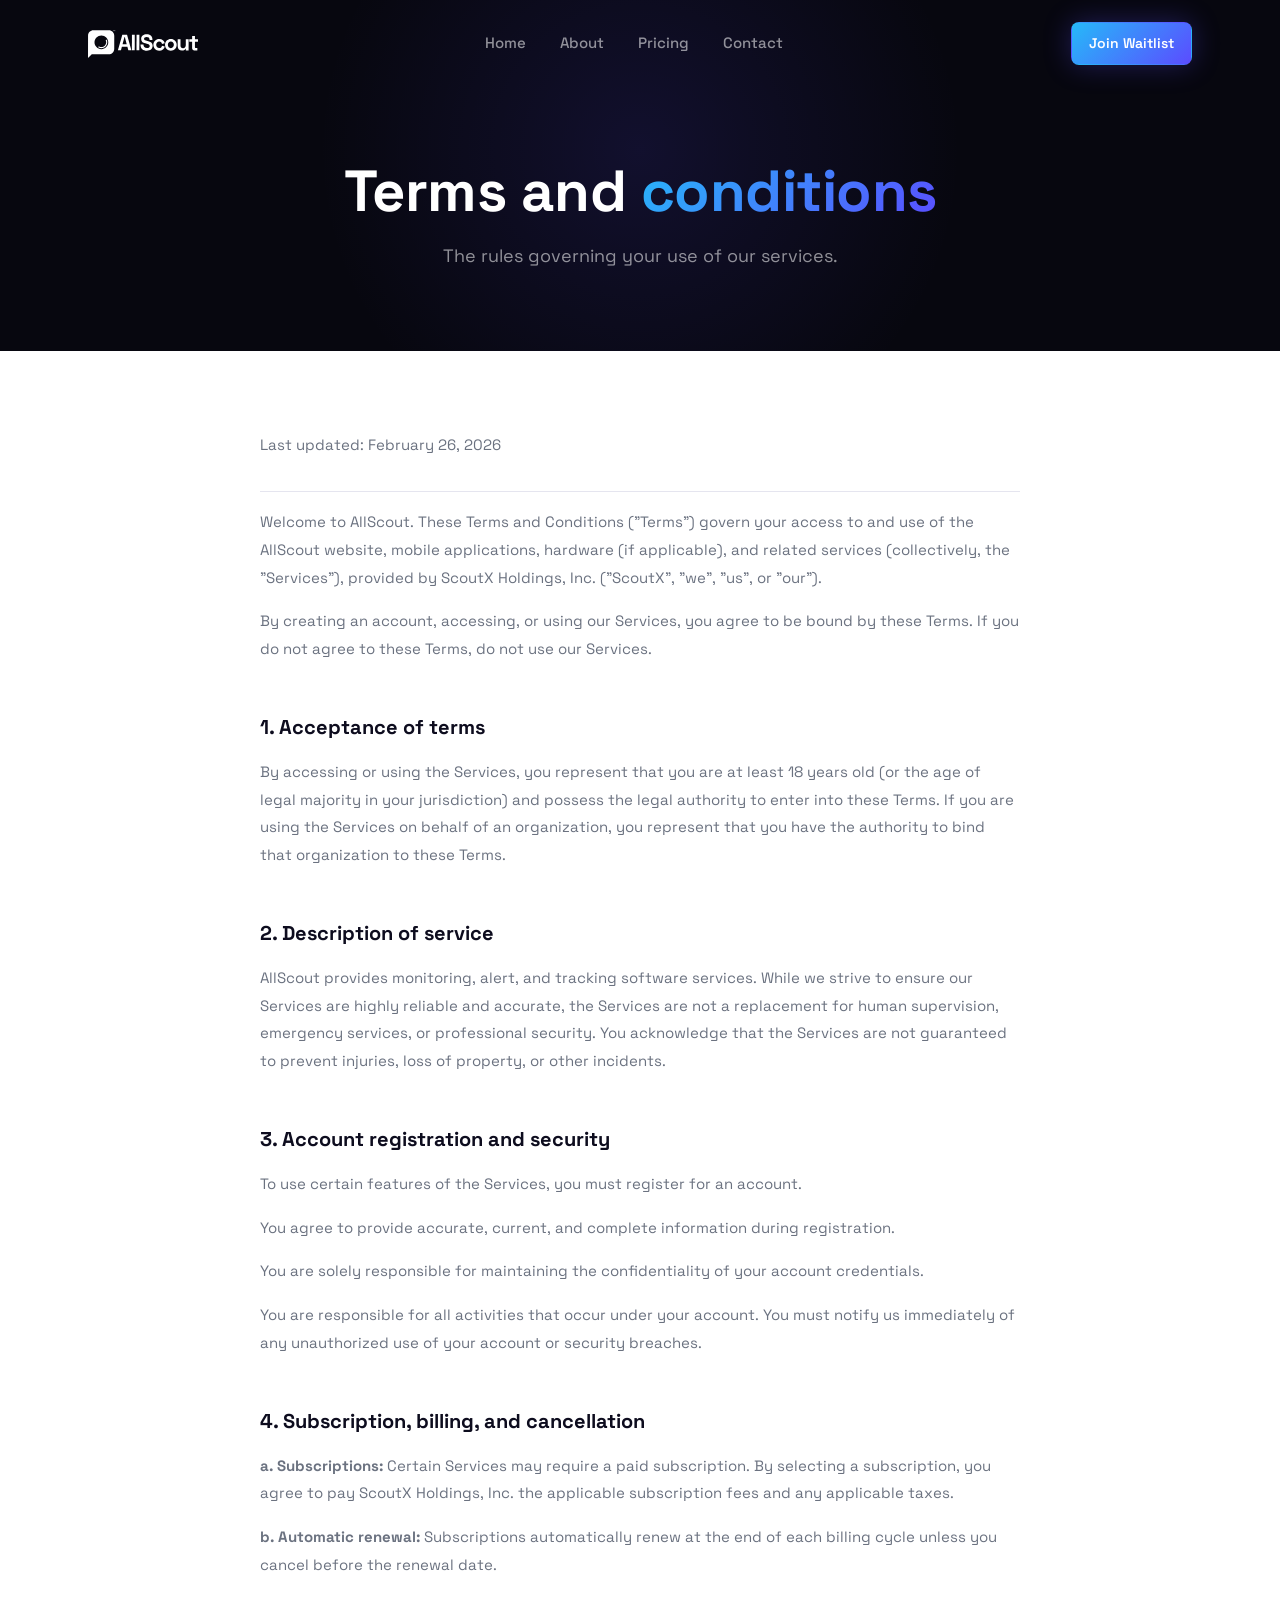
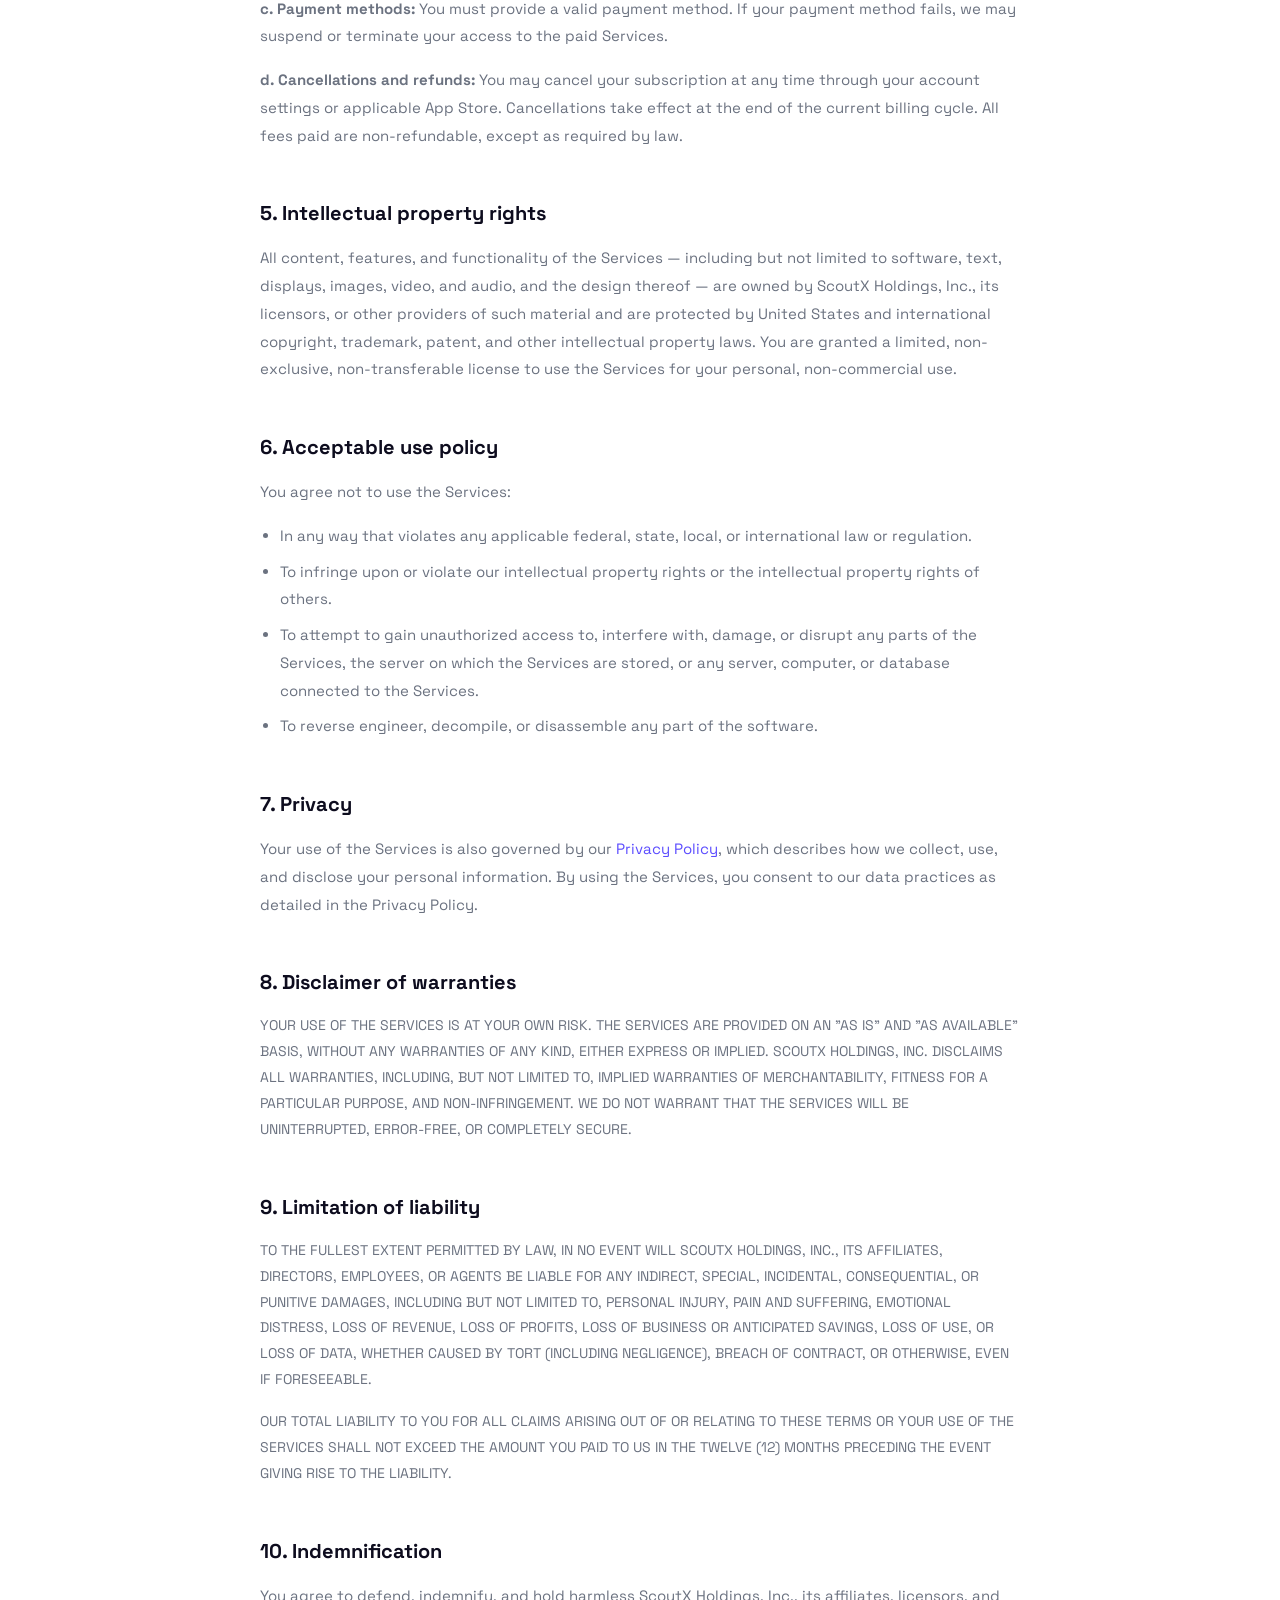
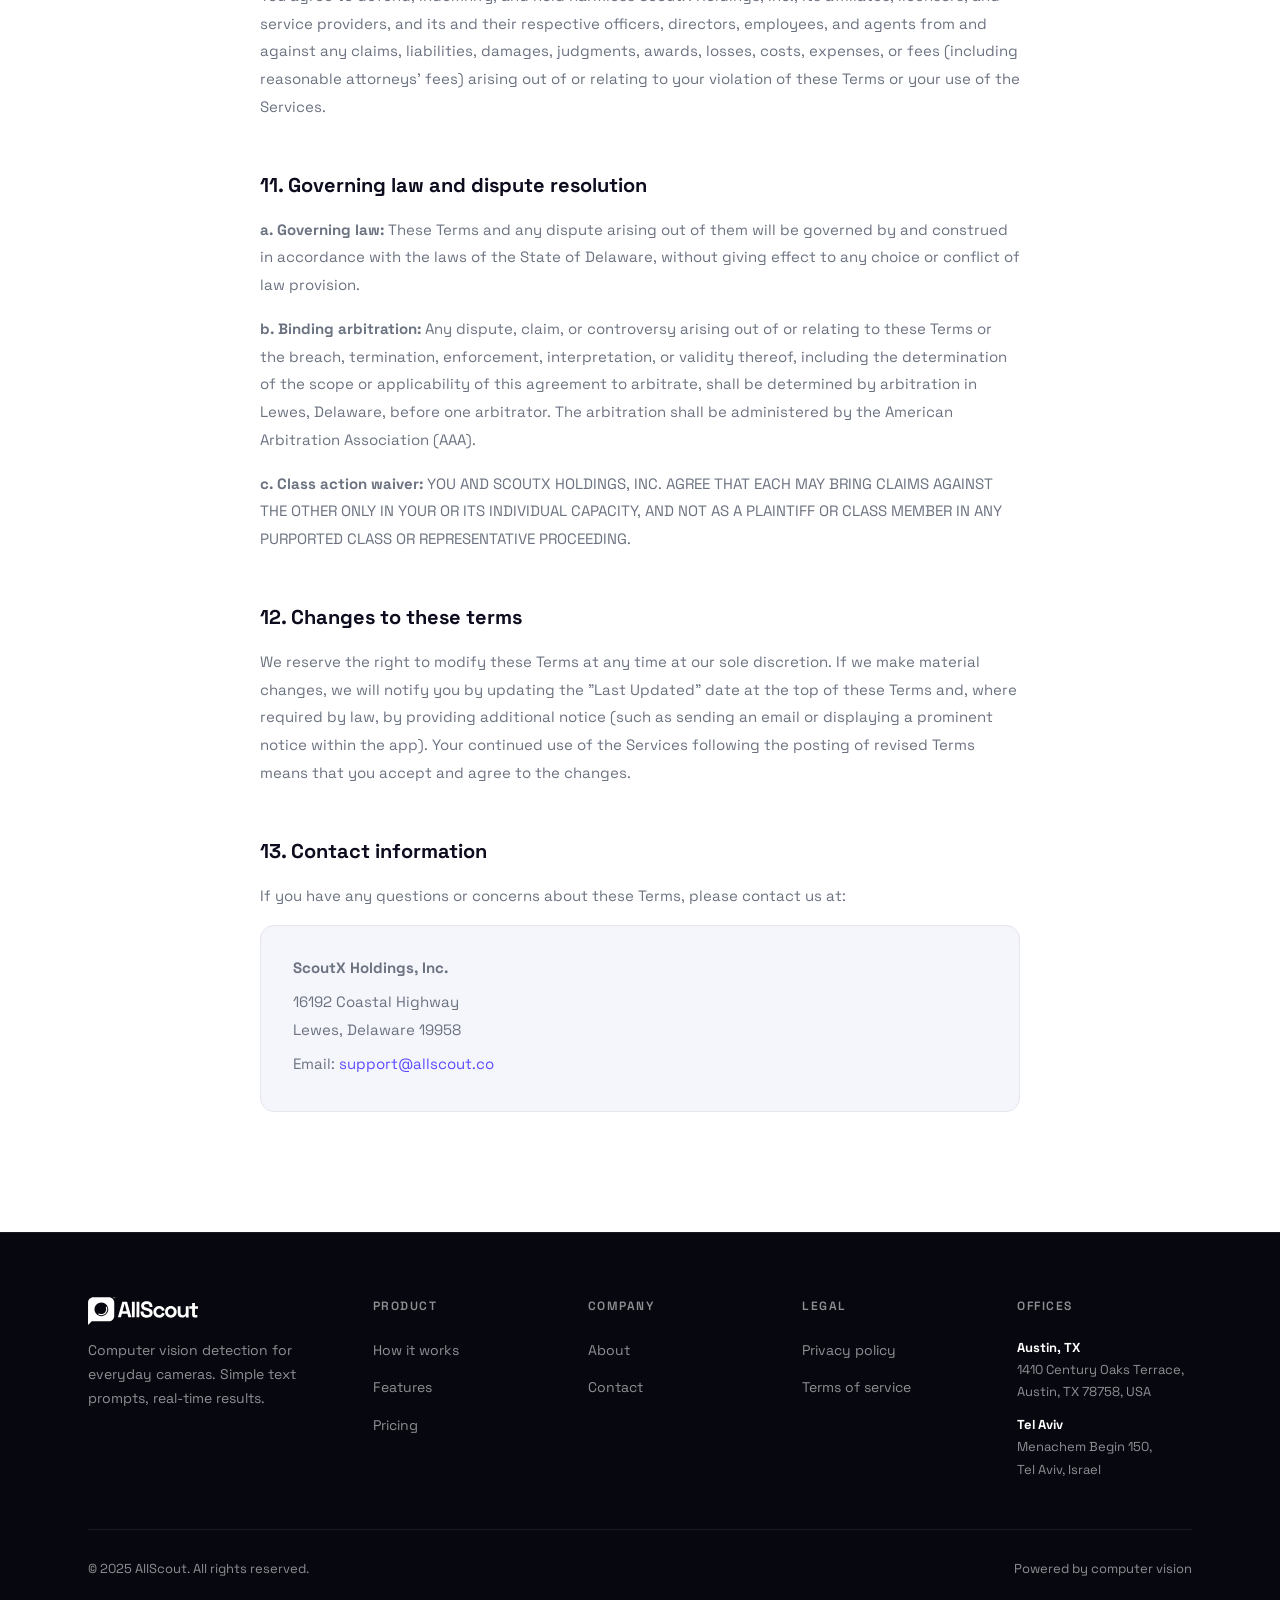
<file: terms.html>
<!DOCTYPE html>
<html lang="en">
<head>
  <meta charset="UTF-8">
  <meta name="viewport" content="width=device-width, initial-scale=1.0">
  <title>Terms and Conditions — AllScout</title>
  <meta name="description" content="AllScout Terms and Conditions — the rules governing your use of our services.">
  <link rel="preconnect" href="https://fonts.googleapis.com">
  <link rel="preconnect" href="https://fonts.gstatic.com" crossorigin>
  <link href="https://fonts.googleapis.com/css2?family=Space+Grotesk:wght@300;400;500;600;700&display=swap" rel="stylesheet">
  <link rel="stylesheet" href="css/styles.css">
  <link rel="icon" href="assets/AllScout favicon.png" type="image/png">
  <style>
    .legal-section {
      padding: 80px 0 120px;
      background: var(--lt);
    }
    .legal-content {
      max-width: 760px;
      margin: 0 auto;
      color: var(--lt-text);
    }
    .legal-content h2 {
      font-size: 20px;
      font-weight: 700;
      color: var(--lt-text);
      margin: 48px 0 14px;
    }
    .legal-content h3 {
      font-size: 16px;
      font-weight: 600;
      color: var(--lt-text);
      margin: 28px 0 10px;
    }
    .legal-content p {
      font-size: 15px;
      color: var(--lt-muted);
      line-height: 1.85;
      margin-bottom: 16px;
    }
    .legal-content ul {
      padding-left: 20px;
      margin-bottom: 16px;
    }
    .legal-content ul li {
      font-size: 15px;
      color: var(--lt-muted);
      line-height: 1.85;
      margin-bottom: 8px;
    }
    .legal-content a {
      color: var(--purple);
      text-decoration: none;
    }
    .legal-content a:hover {
      text-decoration: underline;
    }
    .legal-meta {
      font-size: 13px;
      color: var(--lt-muted);
      margin-bottom: 48px;
      padding-bottom: 32px;
      border-bottom: 1px solid var(--lt-border);
    }
    .legal-content .caps {
      font-size: 14px;
      color: var(--lt-muted);
      line-height: 1.85;
      margin-bottom: 16px;
    }
    .legal-contact-box {
      background: var(--lt-2);
      border: 1px solid var(--lt-border);
      border-radius: var(--r);
      padding: 28px 32px;
      margin-top: 16px;
    }
    .legal-contact-box p {
      margin-bottom: 6px;
    }
  </style>
</head>
<body>

  <!-- NAV -->
  <nav id="navbar">
    <div class="container">
      <div class="nav-inner">
        <a href="index.html" class="nav-logo">
          <img src="assets/AllSccout white.svg" alt="AllScout">
        </a>
        <ul class="nav-links">
          <li><a href="index.html">Home</a></li>
          <li><a href="about.html">About</a></li>
          <li><a href="pricing.html">Pricing</a></li>
          <li><a href="contact.html">Contact</a></li>
        </ul>
        <div class="nav-actions">
          
          <a href="contact.html" class="btn btn-primary">Join Waitlist</a>
        </div>
        <button class="hamburger" onclick="openMenu()" aria-label="Open menu">
          <span></span><span></span><span></span>
        </button>
      </div>
    </div>
  </nav>

  <div class="mobile-nav" id="mobileMenu">
    <button class="mobile-nav-close" onclick="closeMenu()">✕</button>
    <a href="index.html" onclick="closeMenu()">Home</a>
    <a href="about.html" onclick="closeMenu()">About</a>
    <a href="pricing.html" onclick="closeMenu()">Pricing</a>
    <a href="contact.html" onclick="closeMenu()">Contact</a>
    <a href="contact.html" class="btn btn-primary" onclick="closeMenu()">Get started</a>
  </div>

  <!-- PAGE HERO -->
  <section class="page-hero">
    <div class="page-hero-glow"></div>
    <h1>Terms and <span class="gradient-text">conditions</span></h1>
    <p>The rules governing your use of our services.</p>
  </section>

  <!-- LEGAL CONTENT -->
  <section class="legal-section">
    <div class="container">
      <div class="legal-content">

        <p class="legal-meta">Last updated: February 26, 2026</p>

        <p>Welcome to AllScout. These Terms and Conditions ("Terms") govern your access to and use of the AllScout website, mobile applications, hardware (if applicable), and related services (collectively, the "Services"), provided by ScoutX Holdings, Inc. ("ScoutX", "we", "us", or "our").</p>
        <p>By creating an account, accessing, or using our Services, you agree to be bound by these Terms. If you do not agree to these Terms, do not use our Services.</p>

        <h2>1. Acceptance of terms</h2>
        <p>By accessing or using the Services, you represent that you are at least 18 years old (or the age of legal majority in your jurisdiction) and possess the legal authority to enter into these Terms. If you are using the Services on behalf of an organization, you represent that you have the authority to bind that organization to these Terms.</p>

        <h2>2. Description of service</h2>
        <p>AllScout provides monitoring, alert, and tracking software services. While we strive to ensure our Services are highly reliable and accurate, the Services are not a replacement for human supervision, emergency services, or professional security. You acknowledge that the Services are not guaranteed to prevent injuries, loss of property, or other incidents.</p>

        <h2>3. Account registration and security</h2>
        <p>To use certain features of the Services, you must register for an account.</p>
        <p>You agree to provide accurate, current, and complete information during registration.</p>
        <p>You are solely responsible for maintaining the confidentiality of your account credentials.</p>
        <p>You are responsible for all activities that occur under your account. You must notify us immediately of any unauthorized use of your account or security breaches.</p>

        <h2>4. Subscription, billing, and cancellation</h2>
        <p><strong>a. Subscriptions:</strong> Certain Services may require a paid subscription. By selecting a subscription, you agree to pay ScoutX Holdings, Inc. the applicable subscription fees and any applicable taxes.</p>
        <p><strong>b. Automatic renewal:</strong> Subscriptions automatically renew at the end of each billing cycle unless you cancel before the renewal date.</p>
        <p><strong>c. Payment methods:</strong> You must provide a valid payment method. If your payment method fails, we may suspend or terminate your access to the paid Services.</p>
        <p><strong>d. Cancellations and refunds:</strong> You may cancel your subscription at any time through your account settings or applicable App Store. Cancellations take effect at the end of the current billing cycle. All fees paid are non-refundable, except as required by law.</p>

        <h2>5. Intellectual property rights</h2>
        <p>All content, features, and functionality of the Services — including but not limited to software, text, displays, images, video, and audio, and the design thereof — are owned by ScoutX Holdings, Inc., its licensors, or other providers of such material and are protected by United States and international copyright, trademark, patent, and other intellectual property laws. You are granted a limited, non-exclusive, non-transferable license to use the Services for your personal, non-commercial use.</p>

        <h2>6. Acceptable use policy</h2>
        <p>You agree not to use the Services:</p>
        <ul>
          <li>In any way that violates any applicable federal, state, local, or international law or regulation.</li>
          <li>To infringe upon or violate our intellectual property rights or the intellectual property rights of others.</li>
          <li>To attempt to gain unauthorized access to, interfere with, damage, or disrupt any parts of the Services, the server on which the Services are stored, or any server, computer, or database connected to the Services.</li>
          <li>To reverse engineer, decompile, or disassemble any part of the software.</li>
        </ul>

        <h2>7. Privacy</h2>
        <p>Your use of the Services is also governed by our <a href="privacy.html">Privacy Policy</a>, which describes how we collect, use, and disclose your personal information. By using the Services, you consent to our data practices as detailed in the Privacy Policy.</p>

        <h2>8. Disclaimer of warranties</h2>
        <p class="caps">YOUR USE OF THE SERVICES IS AT YOUR OWN RISK. THE SERVICES ARE PROVIDED ON AN "AS IS" AND "AS AVAILABLE" BASIS, WITHOUT ANY WARRANTIES OF ANY KIND, EITHER EXPRESS OR IMPLIED. SCOUTX HOLDINGS, INC. DISCLAIMS ALL WARRANTIES, INCLUDING, BUT NOT LIMITED TO, IMPLIED WARRANTIES OF MERCHANTABILITY, FITNESS FOR A PARTICULAR PURPOSE, AND NON-INFRINGEMENT. WE DO NOT WARRANT THAT THE SERVICES WILL BE UNINTERRUPTED, ERROR-FREE, OR COMPLETELY SECURE.</p>

        <h2>9. Limitation of liability</h2>
        <p class="caps">TO THE FULLEST EXTENT PERMITTED BY LAW, IN NO EVENT WILL SCOUTX HOLDINGS, INC., ITS AFFILIATES, DIRECTORS, EMPLOYEES, OR AGENTS BE LIABLE FOR ANY INDIRECT, SPECIAL, INCIDENTAL, CONSEQUENTIAL, OR PUNITIVE DAMAGES, INCLUDING BUT NOT LIMITED TO, PERSONAL INJURY, PAIN AND SUFFERING, EMOTIONAL DISTRESS, LOSS OF REVENUE, LOSS OF PROFITS, LOSS OF BUSINESS OR ANTICIPATED SAVINGS, LOSS OF USE, OR LOSS OF DATA, WHETHER CAUSED BY TORT (INCLUDING NEGLIGENCE), BREACH OF CONTRACT, OR OTHERWISE, EVEN IF FORESEEABLE.</p>
        <p class="caps">OUR TOTAL LIABILITY TO YOU FOR ALL CLAIMS ARISING OUT OF OR RELATING TO THESE TERMS OR YOUR USE OF THE SERVICES SHALL NOT EXCEED THE AMOUNT YOU PAID TO US IN THE TWELVE (12) MONTHS PRECEDING THE EVENT GIVING RISE TO THE LIABILITY.</p>

        <h2>10. Indemnification</h2>
        <p>You agree to defend, indemnify, and hold harmless ScoutX Holdings, Inc., its affiliates, licensors, and service providers, and its and their respective officers, directors, employees, and agents from and against any claims, liabilities, damages, judgments, awards, losses, costs, expenses, or fees (including reasonable attorneys' fees) arising out of or relating to your violation of these Terms or your use of the Services.</p>

        <h2>11. Governing law and dispute resolution</h2>
        <p><strong>a. Governing law:</strong> These Terms and any dispute arising out of them will be governed by and construed in accordance with the laws of the State of Delaware, without giving effect to any choice or conflict of law provision.</p>
        <p><strong>b. Binding arbitration:</strong> Any dispute, claim, or controversy arising out of or relating to these Terms or the breach, termination, enforcement, interpretation, or validity thereof, including the determination of the scope or applicability of this agreement to arbitrate, shall be determined by arbitration in Lewes, Delaware, before one arbitrator. The arbitration shall be administered by the American Arbitration Association (AAA).</p>
        <p><strong>c. Class action waiver:</strong> YOU AND SCOUTX HOLDINGS, INC. AGREE THAT EACH MAY BRING CLAIMS AGAINST THE OTHER ONLY IN YOUR OR ITS INDIVIDUAL CAPACITY, AND NOT AS A PLAINTIFF OR CLASS MEMBER IN ANY PURPORTED CLASS OR REPRESENTATIVE PROCEEDING.</p>

        <h2>12. Changes to these terms</h2>
        <p>We reserve the right to modify these Terms at any time at our sole discretion. If we make material changes, we will notify you by updating the "Last Updated" date at the top of these Terms and, where required by law, by providing additional notice (such as sending an email or displaying a prominent notice within the app). Your continued use of the Services following the posting of revised Terms means that you accept and agree to the changes.</p>

        <h2>13. Contact information</h2>
        <p>If you have any questions or concerns about these Terms, please contact us at:</p>
        <div class="legal-contact-box">
          <p><strong>ScoutX Holdings, Inc.</strong></p>
          <p>16192 Coastal Highway<br>Lewes, Delaware 19958</p>
          <p>Email: <a href="mailto:support@allscout.co">support@allscout.co</a></p>
        </div>

      </div>
    </div>
  </section>

  <!-- FOOTER -->
  <footer>
    <div class="container">
      <div class="footer-grid">
        <div class="footer-brand">
          <a href="index.html" class="nav-logo"><img src="assets/AllSccout white.svg" alt="AllScout"></a>
          <p>Computer vision detection for everyday cameras. Simple text prompts, real-time results.</p>
        </div>
        <div class="footer-col">
          <h4>Product</h4>
          <ul>
            <li><a href="index.html#how-it-works">How it works</a></li>
            <li><a href="index.html#features">Features</a></li>
            <li><a href="pricing.html">Pricing</a></li>
          </ul>
        </div>
        <div class="footer-col">
          <h4>Company</h4>
          <ul>
            <li><a href="about.html">About</a></li>
            <li><a href="contact.html">Contact</a></li>
          </ul>
        </div>
        <div class="footer-col">
          <h4>Legal</h4>
          <ul>
            <li><a href="privacy.html">Privacy policy</a></li>
            <li><a href="terms.html">Terms of service</a></li>
          </ul>
        </div>
        <div class="footer-col">
          <h4>Offices</h4>
          <ul class="footer-addresses">
            <li><strong>Austin, TX</strong><br>1410 Century Oaks Terrace,<br>Austin, TX 78758, USA</li>
            <li><strong>Tel Aviv</strong><br>Menachem Begin 150,<br>Tel Aviv, Israel</li>
          </ul>
        </div>
      </div>
      <div class="footer-bottom">
        <span>© 2025 AllScout. All rights reserved.</span>
        <span>Powered by computer vision</span>
      </div>
    </div>
  </footer>

  <script src="js/main.js"></script>
</body>
</html>
</file>
<file: css/styles.css>
/* ============================================================
   AllScout — Shared Styles
   Font: Space Grotesk
   Brand: #5B4CFF (purple) + #26B9F9 (cyan)
   ============================================================ */

@import url('https://fonts.googleapis.com/css2?family=Space+Grotesk:wght@300;400;500;600;700&display=swap');

/* ---- VARIABLES & RESET ---- */
:root {
  /* Dark palette */
  --bg:         #07070f;
  --bg-2:       #0d0c1e;
  --bg-card:    rgba(255,255,255,0.04);
  /* Light palette */
  --lt:         #ffffff;
  --lt-2:       #f5f5fc;
  --lt-text:    #0d0c1e;
  --lt-muted:   #6b7280;
  --lt-border:  #e5e5ef;
  /* Brand */
  --purple:     #5B4CFF;
  --cyan:       #26B9F9;
  --gradient:   linear-gradient(135deg, #26B9F9 0%, #5B4CFF 100%);
  /* Shared */
  --text:       #ffffff;
  --text-muted: rgba(255,255,255,0.55);
  --border:     rgba(255,255,255,0.08);
  --border-2:   rgba(255,255,255,0.14);
  --r:          14px;
  --r-sm:       8px;
  --r-xl:       24px;
}

*,*::before,*::after { margin:0; padding:0; box-sizing:border-box; }
html { scroll-behavior: smooth; }
body {
  font-family: 'Space Grotesk', sans-serif;
  background: var(--bg);
  color: var(--text);
  line-height: 1.65;
  -webkit-font-smoothing: antialiased;
  overflow-x: hidden;
}
img { display:block; max-width:100%; }
a { text-decoration:none; }

/* ---- UTILITIES ---- */
.container { max-width:1160px; margin:0 auto; padding:0 28px; }

.gradient-text {
  background: var(--gradient);
  -webkit-background-clip: text;
  -webkit-text-fill-color: transparent;
  background-clip: text;
}

.section-label {
  display: inline-block;
  font-size: 11px; font-weight: 700;
  letter-spacing: 2.5px; text-transform: uppercase;
  background: var(--gradient);
  -webkit-background-clip: text; -webkit-text-fill-color: transparent;
  background-clip: text;
  margin-bottom: 18px;
}
.section-label.dark { /* same but on light bg */
  background: var(--gradient);
  -webkit-background-clip: text; -webkit-text-fill-color: transparent;
  background-clip: text;
}

.section-title { font-size:clamp(28px,4vw,44px); font-weight:700; line-height:1.12; letter-spacing:-0.5px; margin-bottom:16px; }
.section-title.dark { color: var(--lt-text); }
.section-sub { font-size:17px; color:var(--text-muted); max-width:520px; line-height:1.75; }
.section-sub.dark { color: var(--lt-muted); }

/* ---- BUTTONS ---- */
.btn {
  display:inline-flex; align-items:center; gap:8px;
  padding:9px 17px; border-radius:var(--r-sm);
  font-family:'Space Grotesk',sans-serif; font-size:14px; font-weight:600;
  cursor:pointer; border:1.5px solid transparent; white-space:nowrap;
  transition: transform .2s, box-shadow .2s, background .2s, border-color .2s;
}
.btn-primary {
  background: var(--gradient); color:#fff;
  box-shadow: 0 0 28px rgba(91,76,255,0.3);
}
.btn-primary:hover { transform:translateY(-2px); box-shadow:0 10px 40px rgba(91,76,255,0.5); }

.btn-ghost { background:transparent; color:var(--text); border-color:var(--border-2); }
.btn-ghost:hover { background:rgba(255,255,255,0.06); border-color:rgba(255,255,255,0.22); }

.btn-purple { background:var(--purple); color:#fff; box-shadow:0 0 24px rgba(91,76,255,0.35); }
.btn-purple:hover { transform:translateY(-2px); box-shadow:0 8px 32px rgba(91,76,255,0.5); }

.btn-outline-dark { background:transparent; color:var(--lt-text); border-color:var(--lt-border); }
.btn-outline-dark:hover { background:var(--lt-2); border-color:#c5c5dc; }

/* ---- NAVIGATION ---- */
nav {
  position:fixed; top:0; left:0; right:0; z-index:200;
  padding:22px 0;
  transition: background .3s, padding .3s, border-color .3s;
}
nav.scrolled {
  background:rgba(7,7,15,0.88);
  backdrop-filter:blur(20px); -webkit-backdrop-filter:blur(20px);
  padding:14px 0;
  border-bottom:1px solid var(--border);
}
.nav-inner { display:flex; align-items:center; justify-content:space-between; gap:24px; }

.nav-logo { display:flex; align-items:center; gap:9px; flex-shrink:0; }
.nav-logo img { height:28px; width:auto; }

.nav-links { display:flex; align-items:center; gap:34px; list-style:none; }
.nav-links a { font-size:15px; font-weight:500; color:var(--text-muted); transition:color .2s; }
.nav-links a:hover, .nav-links a.active { color:var(--text); }

.nav-actions { display:flex; align-items:center; gap:12px; }

.hamburger { display:none; flex-direction:column; gap:5px; cursor:pointer; padding:4px; background:none; border:none; }
.hamburger span { display:block; width:22px; height:2px; background:var(--text); border-radius:2px; transition:all .3s; }

.mobile-nav {
  display:none; position:fixed; inset:0; background:var(--bg); z-index:199;
  flex-direction:column; align-items:center; justify-content:center; gap:28px;
}
.mobile-nav.open { display:flex; }
.mobile-nav a { font-size:26px; font-weight:600; color:var(--text); }
.mobile-nav-close { position:absolute; top:22px; right:24px; font-size:28px; background:none; border:none; color:var(--text); cursor:pointer; }

@media (max-width:820px) {
  .nav-links, .nav-actions .btn-ghost { display:none; }
  .hamburger { display:flex; }
}

/* ---- HERO ---- */
.hero {
  min-height:100vh; display:flex; align-items:flex-start;
  padding:180px 0 80px; position:relative; overflow:hidden;
}
.hero-glow {
  position:absolute; width:900px; height:900px; border-radius:50%;
  background:radial-gradient(circle,rgba(91,76,255,0.14) 0%,transparent 68%);
  top:-300px; left:50%; transform:translateX(-50%); pointer-events:none;
}
.hero-glow-2 {
  position:absolute; width:500px; height:500px; border-radius:50%;
  background:radial-gradient(circle,rgba(38,185,249,0.08) 0%,transparent 70%);
  bottom:-100px; right:-50px; pointer-events:none;
}

.hero-layout {
  display:grid; grid-template-columns:1fr 1fr;
  gap:60px; align-items:center; position:relative; z-index:1;
  min-height: 640px;
}
.phones-wrap {
  position:relative;
  width: 420px;
  flex-shrink: 0;
  height:620px;
  align-self: center;
}

.hero-badge {
  display:inline-flex; align-items:center; gap:8px;
  padding:6px 14px; border-radius:100px;
  border:1px solid rgba(91,76,255,0.35);
  background:rgba(91,76,255,0.09);
  font-size:13px; font-weight:500; color:var(--text-muted);
  margin-bottom:26px;
}
.badge-dot {
  width:7px; height:7px; border-radius:50%;
  background:var(--cyan); animation:pulse 2s infinite;
}

.hero h1 {
  font-size:clamp(38px,5.5vw,72px);
  font-weight:700; line-height:1.06; letter-spacing:-2px; margin-bottom:22px;
  text-align: left;
  width: 100%;
}
.type-line {
  display: block;
  min-height: 2.4em;
  width: 100%;
  overflow: hidden;
}
.ellipsis {
  color: #ffffff;
  -webkit-text-fill-color: #ffffff;
}
#typeTarget {
  display: inline;
}
#typeTarget::after {
  content: '';
  display: inline-block;
  width: 2px;
  height: 0.85em;
  background: var(--purple);
  margin-left: 3px;
  vertical-align: text-bottom;
  border-radius: 2px;
  animation: blink 1s step-end infinite;
}
.hero-sub {
  font-size:clamp(16px,1.8vw,18px);
  color:var(--text-muted); line-height:1.75; margin-bottom:40px; max-width:480px;
}
.hero-actions { display:flex; gap:14px; flex-wrap:wrap; }
.hero-actions .btn { padding:12px 24px; font-size:15px; }

/* Store badges */
.store-badges { display:flex; gap:12px; flex-wrap:wrap; margin-top:0; margin-bottom:20px; }
.store-badge {
  display:inline-flex; align-items:center; gap:10px;
  background:rgba(255,255,255,0.07); border:1px solid var(--border-2);
  border-radius:10px; padding:10px 16px;
  font-size:13px; font-weight:500; color:var(--text-muted);
  transition: background .2s, border-color .2s;
}
.store-badge:hover { background:rgba(255,255,255,0.11); border-color:rgba(255,255,255,0.22); }
.store-badge-icon { display:flex; align-items:center; }
.store-badge-text { display:flex; flex-direction:column; line-height:1.2; }
.store-badge-text small { font-size:11px; color:var(--text-muted); }
.store-badge-text strong { font-size:14px; color:var(--text); }

/* ---- PHONE MOCKUP ---- */
.phone-mockup {
  position:absolute;
  width:240px;
  background:none;
  border-radius:0;
  box-shadow:none;
  overflow:hidden;
}
.phone-mockup::before {
  display:none;
}
.phone-mockup img {
  width:100%; display:block;
  border-radius:12px;
}
.phone-mockup.back {
  left:0; top:40px;
  transform:rotate(-6deg);
  z-index:1;
  filter:brightness(0.75);
}
.phone-mockup.front {
  left:180px; top:0;
  transform:rotate(4deg);
  z-index:2;
}
/* fallback when no image */
.phone-screen-placeholder {
  background:linear-gradient(160deg,#f0f0ff,#e8e8ff);
  min-height:400px;
  display:flex; align-items:center; justify-content:center;
  font-size:13px; color:#666; text-align:center; padding:20px;
}

@media (max-width:960px) {
  .hero-layout {
    grid-template-columns: 1fr;
    display: flex;
    flex-direction: column;
  }
  .hero-content {
    display: contents;
  }
  .hero-badge { order: 1; }
  .hero-content h1 { order: 2; margin-bottom: 4px; }
  .phones-wrap {
    order: 4;
    display: flex;
    justify-content: center;
    position: relative;
    width: 100%;
    height: 320px;
    margin: 4px auto;
  }
  .hero-content p.hero-sub { order: 3; margin-bottom: 4px; }
  .store-badges { order: 5; }
  .phones-wrap {
    height: auto;
    gap: 12px;
    flex-direction: row;
    align-items: flex-start;
  }
  .phone-mockup {
    position: static;
    width: 80%;
    max-width: 280px;
    background: none;
    border-radius: 0;
    box-shadow: none;
    transform: none !important;
    filter: none !important;
  }
  .phone-mockup::before { display: none; }
  .phone-mockup img { margin-top: 0; border-radius: 12px; }
  .phone-mockup.back { display: none; }
}

/* ---- LOGOS BAR ---- */
.logos-bar {
  padding:48px 0;
  border-top:1px solid var(--border);
  border-bottom:1px solid var(--border);
}
.logos-bar-label {
  text-align:center; font-size:12px; font-weight:500;
  letter-spacing:1.5px; text-transform:uppercase;
  color:var(--text-muted); margin-bottom:28px;
}
.logos-row {
  display:flex; justify-content:center; align-items:center;
  gap:0; flex-wrap:wrap; opacity:0.5;
}
.logo-pill {
  display:flex; align-items:center; justify-content:center;
  width:120px; height:48px;
}
.logo-pill img, .logo-pill svg {
  height:26px; width:auto; max-width:90px; object-fit:contain;
  filter: brightness(100);
}

/* ---- RING SECTION ---- */
.ring-section {
  padding: 30px 0;
  background: var(--lt);
  border-top: 1px solid var(--lt-border);
  border-bottom: 1px solid var(--lt-border);
}
.ring-split {
  display: flex;
  flex-direction: column;
  align-items: center;
  text-align: center;
  gap: 20px;
}
.ring-text h2 {
  font-size: clamp(26px, 3.2vw, 42px);
  font-weight: 700;
  line-height: 1.15;
  letter-spacing: -0.5px;
  margin-bottom: 14px;
  color: var(--lt-text);
  white-space: nowrap;
}
.ring-text p {
  font-size: 15px;
  color: var(--lt-muted);
  max-width: none;
  line-height: 1.75;
  margin: 0 auto;
  white-space: nowrap;
}
.ring-logo-wrap {
  display: flex;
  align-items: center;
  justify-content: center;
  gap: 56px;
  opacity: 0.75;
}
.ring-logo-wrap img,
.ring-logo-wrap svg {
  height: 101px;
  width: auto;
}
@media (max-width: 640px) {
  .ring-split { grid-template-columns: 1fr; gap: 32px; }
  .ring-logo-wrap { justify-content: center; }
  .ring-section { padding: 60px 0; }
  .ring-text h2 { white-space: normal; font-size: 22px; }
  .ring-text p { white-space: normal; font-size: 14px; }
}
.ring-flow {
  display: flex;
  align-items: center;
  justify-content: center;
  gap: 24px;
  flex-wrap: wrap;
}
.ring-flow-step {
  display: flex;
  flex-direction: column;
  align-items: center;
  gap: 14px;
}
.ring-flow-label {
  font-size: 13px;
  font-weight: 500;
  color: var(--text-muted);
  letter-spacing: 0.02em;
}
.ring-flow-card {
  border-radius: 20px;
  border: 1px solid var(--border-2);
  background: rgba(255,255,255,0.03);
  overflow: hidden;
  display: flex;
  align-items: center;
  justify-content: center;
}
.ring-logo-card {
  width: 160px;
  height: 120px;
  padding: 28px;
}
.ring-logo-card img {
  width: 100%;
  height: auto;
  filter: brightness(100);
  opacity: 0.9;
}
.ring-screen-card {
  width: 200px;
  height: 160px;
}
.ring-screen-card img {
  width: 100%;
  height: 100%;
  object-fit: cover;
  display: block;
}
.ring-alert-card {
  width: 160px;
  height: 220px;
}
.ring-alert-card img {
  width: 100%;
  height: 100%;
  object-fit: cover;
  object-position: top;
  display: block;
}
.ring-flow-arrow {
  flex-shrink: 0;
  display: flex;
  align-items: center;
  margin-top: -28px; /* nudge up past the label */
}
@media (max-width: 640px) {
  .ring-section { padding: 70px 0; }
  .ring-header { margin-bottom: 40px; }
  .ring-flow-arrow { transform: rotate(90deg); margin: 0; }
  .ring-flow { flex-direction: column; }
  .ring-logo-card { width: 140px; height: 100px; }
  .ring-screen-card { width: 180px; height: 140px; }
  .ring-alert-card { width: 140px; height: 190px; }
}

/* ---- AGENT FEATURE (HERO-LIKE PROMO) ---- */
.agent-section {
  padding:120px 0; background:var(--bg-2);
}
.agent-layout {
  display:grid; grid-template-columns:1fr 1fr;
  gap:72px; align-items:center;
}
.agent-phone {
  display: flex;
  justify-content: center;
  align-items: flex-start;
  max-width: 320px;
  margin: 0 auto;
}
.agent-phone > img {
  width: 100%;
  border-radius: 16px;
  display: block;
  object-fit: cover;
}

.agent-text .hero-badge { display:inline-flex; }
.agent-text h2 { font-size:clamp(26px,3.5vw,42px); font-weight:700; line-height:1.12; letter-spacing:-0.5px; margin-bottom:18px; }
.agent-text p { font-size:16px; color:var(--text-muted); line-height:1.8; margin-bottom:16px; }

.prompt-examples {
  display:flex; flex-direction:column; gap:10px; margin:28px 0;
}
.prompt-chip {
  display:inline-flex; align-items:center; gap:10px;
  background:rgba(255,255,255,0.04); border:1px solid var(--border);
  border-radius:100px; padding:10px 18px;
  font-size:14px; color:var(--text); font-weight:500;
  width:fit-content;
}
.prompt-chip-icon { font-size:16px; }

.business-layout {
  align-items: end;
  margin-top: 40px;
}
.business-layout .agent-phone {
  align-self: end;
}

@media (max-width:860px) {
  .agent-layout { grid-template-columns:1fr; }
  .agent-phone { display:none; }
}

/* ---- HOW IT WORKS (light) ---- */
.how-it-works {
  padding:120px 0;
  background:var(--lt);
}
.how-it-works .section-label,
.how-it-works .section-title,
.how-it-works .section-sub { color:var(--lt-text); }
.how-it-works .section-sub { color:var(--lt-muted); }

/* ── How It Works — redesigned ── */
.hiw-layout {
  display: grid;
  grid-template-columns: 1fr 1fr;
  gap: 80px;
  align-items: end;
}
.hiw-intro {
  font-size: 17px;
  color: var(--lt-muted);
  line-height: 1.8;
  margin: 24px 0 40px;
  max-width: 480px;
}
.hiw-steps { display: flex; flex-direction: column; gap: 0; }
.hiw-step { display: flex; align-items: stretch; gap: 18px; }
.hiw-step-col { display: flex; flex-direction: column; align-items: center; flex-shrink: 0; }
.hiw-step-num {
  width: 28px; height: 28px;
  display: flex; align-items: center; justify-content: center;
  font-size: 12px; font-weight: 700;
  color: var(--purple);
  background: rgba(91,76,255,0.1);
  border: 1.5px solid rgba(91,76,255,0.35);
  border-radius: 50%;
  flex-shrink: 0;
}
.hiw-step-line {
  width: 2px; flex: 1; min-height: 32px;
  background: linear-gradient(to bottom, rgba(91,76,255,0.35), rgba(91,76,255,0.1));
  margin: 4px 0;
}
.hiw-step > div:last-child { padding-bottom: 32px; padding-top: 0; }
.hiw-step h3 { line-height: 28px; }
.hiw-step:last-child > div:last-child { padding-bottom: 0; }
.hiw-step h3 { font-size: 16px; font-weight: 700; color: var(--lt-text); margin-bottom: 5px; }
.hiw-step p  { font-size: 15px; color: var(--lt-muted); line-height: 1.7; }

/* ── Phone mockup ── */
.hiw-phone-wrap { display: flex; justify-content: center; max-width: 320px; margin: 0 auto; }
.hiw-phone-wrap .phone-frame {
  background: #1a1a2a;
  border-radius: 38px;
  border: 2px solid rgba(255,255,255,0.12);
  box-shadow: 0 32px 80px rgba(0,0,0,0.5);
  padding: 0 0 14px;
}
.hiw-phone-wrap .phone-island {
  margin: 12px auto 10px;
}
.hiw-phone-wrap .phone-screen {
  border-radius: 24px;
  margin: 0 8px;
}
.phone-frame {
  width: 250px;
  background: #0e0e18;
  border-radius: 50px;
  border: 8px solid #1c1c2e;
  box-shadow:
    0 40px 80px rgba(0,0,0,0.38),
    inset 0 0 0 1px rgba(255,255,255,0.03);
  padding: 18px 10px 22px;
}
.phone-island {
  width: 76px; height: 26px;
  background: #050508;
  border-radius: 20px;
  margin: 0 auto 14px;
  display: flex; align-items: center; justify-content: center;
}
.phone-island-dot {
  width: 7px; height: 7px;
  border-radius: 50%;
  background: #1e1e2a;
  border: 1px solid #2a2a3a;
}
.phone-screen {
  border-radius: 32px;
  overflow: hidden;
  background: #000;
  height: 420px;
}
.phone-screen video {
  width: 100%; height: 100%;
  object-fit: cover; display: block;
}
@media (max-width:768px) {
  .hiw-layout { grid-template-columns: 1fr; gap: 60px; }
}

/* ---- FEATURES (light) ---- */
.features { padding:100px 0; background:var(--lt-2); }
.features-grid {
  display:grid; grid-template-columns:repeat(3,1fr);
  gap:22px; margin-top:60px;
}
.feature-card {
  padding:32px 26px;
  background:var(--lt);
  border:1px solid var(--lt-border);
  border-radius:var(--r);
  transition: border-color .3s, transform .3s, box-shadow .3s;
}
.feature-card:hover {
  border-color:#c5c5e0;
  transform:translateY(-4px);
  box-shadow:0 12px 40px rgba(91,76,255,0.08);
}
.feature-icon {
  width:50px; height:50px; border-radius:13px;
  background:linear-gradient(135deg,rgba(38,185,249,0.1),rgba(91,76,255,0.12));
  border:1px solid rgba(91,76,255,0.15);
  display:flex; align-items:center; justify-content:center;
  font-size:22px; margin-bottom:18px;
}
.feature-card h3 { font-size:17px; font-weight:700; color:var(--lt-text); margin-bottom:10px; }
.feature-card p { font-size:14px; color:var(--lt-muted); line-height:1.75; }
@media (max-width:768px) { .features-grid { grid-template-columns:1fr; } }

/* ---- ALERTS SHOWCASE (dark) ---- */
.alerts-section { padding:120px 0; background:var(--bg); }
.alerts-layout {
  display:grid; grid-template-columns:1fr 1fr;
  gap:72px; align-items:end; margin-top:40px;
}
.alerts-chips {
  display:flex; flex-direction:column; gap:14px;
  margin-bottom:22px;
}
.alerts-grid {
  display:grid; grid-template-columns:repeat(3,1fr);
  gap:20px; margin-top:48px;
}
.alert-box {
  background:var(--bg-card); border:1px solid var(--border);
  border-radius:16px; padding:28px 24px;
  transition: border-color .3s, background .3s;
  display:flex; flex-direction:column;
}
.alert-box:hover { border-color:rgba(91,76,255,0.35); background:rgba(91,76,255,0.05); }
.alert-box-icon {
  width:48px; height:48px; border-radius:50%;
  background:rgba(91,76,255,0.15); border:1px solid rgba(91,76,255,0.25);
  display:flex; align-items:center; justify-content:center; font-size:20px;
  margin-bottom:16px;
}
.alert-box h3 { font-size:16px; font-weight:700; color:var(--text); margin-bottom:8px; }
.alert-box p { font-size:14px; color:var(--text-muted); line-height:1.6; margin:0; }
.alert-box-btn { margin-top:auto; padding-top:20px; align-self:flex-end; font-size:13px; padding:9px 20px; }

.alert-chip {
  display:flex; align-items:center; gap:16px;
  background:var(--bg-card); border:1px solid var(--border);
  border-radius:var(--r); padding:16px 20px;
  transition: border-color .3s, background .3s;
}
.alert-chip:hover { border-color:rgba(91,76,255,0.35); background:rgba(91,76,255,0.05); }
.alert-chip-cta { font-size:12px; font-weight:600; padding:3px 10px; border-radius:100px; flex-shrink:0; background:rgba(38,185,249,0.12); color:var(--cyan); border:1px solid rgba(38,185,249,0.25); text-decoration:none; transition:background .2s, border-color .2s; }
.alert-chip-cta:hover { background:rgba(38,185,249,0.22); border-color:rgba(38,185,249,0.45); }
.alert-chip-icon {
  width:42px; height:42px; border-radius:50%;
  background:rgba(91,76,255,0.15); border:1px solid rgba(91,76,255,0.25);
  display:flex; align-items:center; justify-content:center; font-size:18px; flex-shrink:0;
}
.alert-chip-icon-img {
  overflow:hidden; padding:0; background:none; border-color:var(--border);
}
.alert-chip-icon-img img {
  width:100%; height:100%; object-fit:cover; display:block;
}
.alert-chip-text { flex:1; }
.alert-chip-text strong { display:block; font-size:15px; font-weight:600; color:var(--text); }
.alert-chip-text span { font-size:13px; color:var(--text-muted); }
.alert-chip-badge {
  font-size:12px; font-weight:600; padding:3px 10px; border-radius:100px; flex-shrink:0;
}
.badge-blue { background:rgba(38,185,249,0.12); color:var(--cyan); border:1px solid rgba(38,185,249,0.25); }
.badge-purple { background:rgba(91,76,255,0.12); color:#a99eff; border:1px solid rgba(91,76,255,0.25); }
.badge-custom { background:rgba(255,255,255,0.06); color:var(--text-muted); border:1px solid var(--border); }

.alerts-phone {
  width:280px; margin:0 auto;
  align-self: start;
}
.alerts-phone img { width:100%; display:block; }
.alerts-phone-placeholder {
  background:#f5f5fc; min-height:480px;
  display:flex; align-items:center; justify-content:center;
  font-size:13px; color:#666; text-align:center; padding:20px;
}

@media (max-width:860px) {
  .alerts-layout { grid-template-columns:1fr; margin-top:24px; }
  .alerts-phone { display:none; }
  .alerts-grid { grid-template-columns:repeat(2,1fr); }
}
@media (max-width:540px) {
  .alerts-grid { grid-template-columns:1fr; }
}

/* ---- CTA SECTION ---- */
.cta-section { padding:120px 0; background:var(--bg-2); }
.cta-box {
  background:linear-gradient(135deg,rgba(38,185,249,0.09),rgba(91,76,255,0.14));
  border:1px solid rgba(91,76,255,0.22);
  border-radius:var(--r-xl); padding:88px 64px; text-align:center;
  position:relative; overflow:hidden;
}
.cta-box::before {
  content:''; position:absolute; inset:0;
  background:radial-gradient(ellipse at 50% 0%,rgba(91,76,255,0.18),transparent 65%);
  pointer-events:none;
}
.cta-box h2 { font-size:clamp(28px,4vw,48px); font-weight:700; line-height:1.12; margin-bottom:14px; position:relative; }
.cta-box p { font-size:17px; color:var(--text-muted); margin-bottom:44px; max-width:440px; margin-left:auto; margin-right:auto; position:relative; }
.cta-actions { display:flex; gap:14px; justify-content:center; position:relative; flex-wrap:wrap; }
@media (max-width:600px) { .cta-box { padding:56px 24px; } }

/* ---- FOOTER ---- */
footer { padding:64px 0 32px; border-top:1px solid var(--border); }
.footer-grid {
  display:grid; grid-template-columns:1.4fr repeat(4,1fr);
  gap:40px; margin-bottom:48px;
}
.footer-brand p { font-size:14px; color:var(--text-muted); line-height:1.7; margin-top:14px; max-width:230px; }
.footer-col h4 {
  font-size:12px; font-weight:600; text-transform:uppercase;
  letter-spacing:1.5px; color:var(--text-muted); margin-bottom:20px;
}
.footer-col ul { list-style:none; display:flex; flex-direction:column; gap:11px; }
.footer-col ul a { font-size:14px; color:var(--text-muted); transition:color .2s; }
.footer-col ul a:hover { color:var(--text); }
.footer-addresses li { font-size:13px; color:var(--text-muted); line-height:1.7; }
.footer-addresses li strong { color:var(--text); font-size:13px; }
.footer-bottom {
  display:flex; justify-content:space-between; align-items:center;
  padding-top:28px; border-top:1px solid var(--border);
  font-size:13px; color:var(--text-muted);
}
@media (max-width:768px) {
  .footer-grid { grid-template-columns:1fr 1fr; }
  .footer-bottom { flex-direction:column; gap:12px; text-align:center; }
}
@media (max-width:480px) { .footer-grid { grid-template-columns:1fr; } }

/* ---- PAGE HERO (inner pages) ---- */
.page-hero {
  padding:160px 0 80px; text-align:center;
  position:relative; overflow:hidden;
}
.page-hero-glow {
  position:absolute; width:700px; height:700px; border-radius:50%;
  background:radial-gradient(circle,rgba(91,76,255,0.13) 0%,transparent 65%);
  top:-200px; left:50%; transform:translateX(-50%); pointer-events:none;
}
.page-hero h1 { font-size:clamp(34px,5vw,58px); font-weight:700; line-height:1.1; letter-spacing:-0.5px; margin-bottom:16px; position:relative; }
.page-hero p { font-size:18px; color:var(--text-muted); max-width:540px; margin:0 auto; line-height:1.75; position:relative; }

/* ---- ABOUT PAGE ---- */
.about-mission { padding:100px 0; background:var(--lt); }
.about-split { display:grid; grid-template-columns:1fr 1fr; gap:80px; align-items:center; }
.about-split h2 { font-size:clamp(26px,3.5vw,40px); font-weight:700; line-height:1.15; margin-bottom:16px; color:var(--lt-text); }
.about-split p { font-size:16px; color:var(--lt-muted); line-height:1.8; margin-bottom:14px; }
.about-visual { border-radius:var(--r-xl); }

/* ── Camera dashboard frame ── */
.cam-frame {
  background: #0e0e1a;
  border-radius: 16px;
  border: 1px solid rgba(255,255,255,0.08);
  box-shadow: 0 24px 60px rgba(0,0,0,0.35), 0 0 0 1px rgba(91,76,255,0.12);
  overflow: hidden;
}
.cam-titlebar {
  display: flex;
  align-items: center;
  justify-content: space-between;
  padding: 10px 14px;
  background: #161624;
  border-bottom: 1px solid rgba(255,255,255,0.06);
}
.cam-titlebar-left { display:flex; align-items:center; gap:6px; }
.cam-dot {
  width: 11px; height: 11px;
  border-radius: 50%;
}
.cam-dot.red    { background: #ff5f57; }
.cam-dot.yellow { background: #febc2e; }
.cam-dot.green  { background: #28c840; }
.cam-titlebar-center {
  display: flex; align-items: center; gap: 6px;
  font-size: 12px; font-weight: 500;
  color: rgba(255,255,255,0.5);
  letter-spacing: 0.02em;
}
.cam-live {
  display: flex; align-items: center; gap: 5px;
  font-size: 11px; font-weight: 600;
  color: #ff4d4d;
  letter-spacing: 0.08em;
}
.cam-live-dot {
  width: 7px; height: 7px;
  border-radius: 50%;
  background: #ff4d4d;
  animation: livepulse 1.6s ease-in-out infinite;
}
@keyframes livepulse {
  0%, 100% { opacity: 1; }
  50% { opacity: 0.3; }
}
.cam-video-wrap {
  position: relative;
  line-height: 0;
}
.cam-video-wrap video {
  width: 100%;
  height: auto;
  display: block;
}
.cam-detection-badge {
  position: absolute;
  bottom: 14px;
  left: 14px;
  display: flex;
  align-items: center;
  gap: 7px;
  background: rgba(10,10,24,0.82);
  backdrop-filter: blur(8px);
  -webkit-backdrop-filter: blur(8px);
  border: 1px solid rgba(38,185,249,0.3);
  border-radius: 8px;
  padding: 7px 12px;
  font-size: 12px;
  font-weight: 600;
  color: #fff;
  letter-spacing: 0.02em;
  animation: badgepop 0.4s cubic-bezier(0.34,1.56,0.64,1) both;
  animation-delay: 0.5s;
}
@keyframes badgepop {
  from { opacity:0; transform:translateY(6px) scale(0.95); }
  to   { opacity:1; transform:translateY(0) scale(1); }
}
@media (max-width:768px) { .about-split { grid-template-columns:1fr; gap:40px; } }

.about-values { padding:100px 0; background:var(--lt-2); }
.values-grid { display:grid; grid-template-columns:repeat(3,1fr); gap:22px; margin-top:60px; }
.value-card {
  padding:32px 28px;
  background:var(--lt); border:1px solid var(--lt-border); border-radius:var(--r);
  transition: border-color .3s, transform .3s;
}
.value-card:hover { border-color:rgba(91,76,255,0.35); transform:translateY(-3px); }
.value-card .vi {
  width:40px; height:40px; border-radius:10px;
  background:rgba(91,76,255,0.08); border:1px solid rgba(91,76,255,0.18);
  display:flex; align-items:center; justify-content:center;
  color:var(--purple); margin-bottom:20px;
}
.value-card h3 { font-size:16px; font-weight:700; color:var(--lt-text); margin-bottom:8px; }
.value-card p { font-size:14px; color:var(--lt-muted); line-height:1.75; }
@media (max-width:768px) { .values-grid { grid-template-columns:1fr; } }

.about-team { padding:100px 0; background:var(--lt); }
.team-grid { display:grid; grid-template-columns:repeat(5,1fr); gap:24px; margin-top:60px; }
.team-card {
  text-align:center; text-decoration:none; display:block;
  padding:20px 12px; border-radius:var(--r);
  border:1px solid transparent;
  transition: border-color .25s, transform .25s;
}
a.team-card:hover { border-color:var(--lt-border); transform:translateY(-4px); cursor:pointer; }
.team-avatar {
  width:80px; height:80px; border-radius:50%;
  background:var(--gradient);
  margin:0 auto 16px; display:flex; align-items:center; justify-content:center;
  font-size:26px; font-weight:700; color:#fff;
}
.team-card h3 { font-size:17px; font-weight:600; color:var(--lt-text); margin-bottom:4px; }
.team-card .role { font-size:14px; color:var(--lt-muted); }
@media (max-width:960px) { .team-grid { grid-template-columns:repeat(3,1fr); } }
@media (max-width:600px) { .team-grid { grid-template-columns:repeat(2,1fr); } }

/* ---- PRICING PAGE ---- */
.pricing-section { padding:80px 0 120px; background:var(--lt); }

.billing-toggle {
  display:flex; align-items:center; justify-content:center;
  gap:14px; margin-top:32px; font-size:15px; color:var(--lt-muted);
}
.toggle {
  width:46px; height:25px; background:var(--gradient);
  border-radius:100px; position:relative; cursor:pointer; flex-shrink:0;
}
.toggle-knob {
  position:absolute; width:19px; height:19px; background:#fff; border-radius:50%;
  top:3px; left:3px; transition:transform .25s;
}
.toggle.annual .toggle-knob { transform:translateX(21px); }
.save-badge {
  background:linear-gradient(135deg,rgba(38,185,249,0.15),rgba(91,76,255,0.15));
  border:1px solid rgba(91,76,255,0.25); color:var(--purple);
  font-size:12px; font-weight:700; padding:3px 10px; border-radius:100px;
}

.pricing-grid {
  display:grid; grid-template-columns:repeat(3,1fr);
  gap:22px; margin-top:60px; align-items:stretch;
}
.pricing-card {
  padding:38px 30px;
  background:var(--lt); border:1.5px solid var(--lt-border);
  border-radius:var(--r-xl); position:relative;
  transition: border-color .3s, transform .3s, box-shadow .3s;
  display:flex; flex-direction:column;
}
.pricing-card:hover { border-color:#c0bfec; transform:translateY(-4px); box-shadow:0 16px 48px rgba(91,76,255,0.1); }
.pricing-card.featured { border-color:var(--purple); background:linear-gradient(160deg,rgba(38,185,249,0.03),rgba(91,76,255,0.05)); }
.featured-badge {
  position:absolute; top:-13px; left:50%; transform:translateX(-50%);
  background:var(--gradient); color:#fff;
  font-size:11px; font-weight:700; letter-spacing:0.5px;
  padding:4px 16px; border-radius:100px; white-space:nowrap;
}
.pricing-tier { font-size:12px; font-weight:700; letter-spacing:2px; text-transform:uppercase; color:var(--lt-muted); margin-bottom:14px; }
.price-wrap { display:flex; align-items:flex-end; gap:2px; margin-bottom:8px; }
.price-currency { font-size:20px; font-weight:600; color:var(--lt-muted); margin-bottom:8px; }
.price-amount { font-size:52px; font-weight:700; line-height:1; letter-spacing:-2px; color:var(--lt-text); }
.price-period { font-size:14px; color:var(--lt-muted); margin-left:4px; margin-bottom:6px; }
.price-desc { font-size:14px; color:var(--lt-muted); line-height:1.65; margin-bottom:28px; min-height:44px; }
.pricing-divider { height:1px; background:var(--lt-border); margin-bottom:22px; }
.pricing-features { list-style:none; display:flex; flex-direction:column; gap:12px; margin-bottom:36px; flex:1; }
.pricing-features li { display:flex; align-items:flex-start; gap:10px; font-size:14px; color:var(--lt-muted); }
.pricing-features li::before { content:'✓'; color:var(--purple); font-weight:700; flex-shrink:0; margin-top:1px; }
.pricing-features li.off { opacity:0.4; }
.pricing-features li.off::before { content:'–'; color:var(--lt-muted); }
@media (max-width:900px) { .pricing-grid { grid-template-columns:1fr; max-width:420px; margin-left:auto; margin-right:auto; } }

.faq-section { padding:80px 0 120px; background:var(--lt-2); }
.faq-list { max-width:700px; margin:60px auto 0; }
.faq-item { border-top:1px solid var(--lt-border); }
.faq-item:last-child { border-bottom:1px solid var(--lt-border); }
.faq-q {
  display:flex; justify-content:space-between; align-items:center;
  gap:16px; padding:22px 0; cursor:pointer;
  font-size:16px; font-weight:600; color:var(--lt-text);
}
.faq-arrow { font-size:18px; color:var(--lt-muted); transition:transform .3s, color .3s; flex-shrink:0; }
.faq-item.open .faq-arrow { transform:rotate(45deg); color:var(--purple); }
.faq-a {
  font-size:15px; color:var(--lt-muted); line-height:1.75;
  max-height:0; overflow:hidden; transition:max-height .4s ease, padding-bottom .3s;
}
.faq-item.open .faq-a { max-height:320px; padding-bottom:22px; }

/* ---- CONTACT PAGE ---- */
.contact-section { padding:80px 0 120px; background:var(--lt); }
.contact-form-centered { max-width:680px; margin:0 auto; }
.contact-grid { display:grid; grid-template-columns:1fr 1.7fr; gap:80px; align-items:start; }
.contact-info h2 { font-size:clamp(22px,3vw,32px); font-weight:700; line-height:1.15; margin-bottom:12px; color:var(--lt-text); }
.contact-info > p { font-size:16px; color:var(--lt-muted); line-height:1.75; margin-bottom:40px; }
.contact-item { display:flex; align-items:center; gap:14px; font-size:15px; color:var(--lt-muted); }
.contact-details { display:flex; flex-direction:column; gap:16px; }
.contact-item { display:flex; align-items:center; gap:14px; font-size:15px; color:var(--lt-muted); }
.contact-icon {
  width:42px; height:42px; border-radius:11px;
  background:linear-gradient(135deg,rgba(38,185,249,0.1),rgba(91,76,255,0.14));
  border:1px solid rgba(91,76,255,0.15);
  display:flex; align-items:center; justify-content:center; font-size:18px; flex-shrink:0;
}

.form-card {
  background:var(--lt); border:1.5px solid var(--lt-border);
  border-radius:var(--r-xl); padding:48px 44px;
  box-shadow:0 8px 40px rgba(91,76,255,0.06);
}
.form-row-2 { display:grid; grid-template-columns:1fr 1fr; gap:16px; }
.form-group { margin-bottom:22px; }
.form-group label {
  display:block; font-size:12px; font-weight:700;
  color:var(--lt-muted); margin-bottom:8px;
  text-transform:uppercase; letter-spacing:0.5px;
}
.form-group input, .form-group textarea, .form-group select {
  width:100%; background:var(--lt-2); border:1.5px solid var(--lt-border);
  border-radius:var(--r-sm); padding:13px 16px;
  font-family:'Space Grotesk',sans-serif; font-size:15px; color:var(--lt-text);
  transition:border-color .2s; outline:none; appearance:none;
}
.form-group input:focus, .form-group textarea:focus, .form-group select:focus { border-color:var(--purple); }
.form-group input::placeholder, .form-group textarea::placeholder { color:#bbb; }
.form-group textarea { resize:vertical; min-height:130px; }
.form-group select option { background:var(--lt); }
.form-checkboxes {
  display: grid; grid-template-columns: 1fr 1fr;
  gap: 10px; margin-top: 4px;
}
.checkbox-item {
  display: flex; align-items: center; gap: 10px;
  background: var(--lt-2); border: 1.5px solid var(--lt-border);
  border-radius: var(--r-sm); padding: 10px 14px;
  cursor: pointer; transition: border-color .2s, background .2s;
  font-size: 14px; color: var(--lt-text); font-weight: 500;
  text-transform: none; letter-spacing: 0;
}
.checkbox-item:hover { border-color: var(--purple); background: rgba(91,76,255,0.04); }
.checkbox-item input[type="checkbox"] { accent-color: var(--purple); width: 16px; height: 16px; flex-shrink: 0; cursor: pointer; }
.checkbox-item input[type="checkbox"]:checked + span { color: var(--purple); }
.checkbox-item:has(input:checked) { border-color: var(--purple); background: rgba(91,76,255,0.06); }
@media (max-width:900px) {
  .contact-grid { grid-template-columns:1fr; gap:48px; }
  .form-card { padding:32px 24px; }
  .form-row-2 { grid-template-columns:1fr; }
}

/* ---- MOBILE (≤ 640px) ---- */
@media (max-width:640px) {
  /* Hero */
  .hero { padding:110px 0 60px; }
  .hero-layout { min-height:auto; gap:32px; }
  .hero h1 { letter-spacing:-1px; }
  .hero-sub { font-size:15px; }
  .hero-actions .btn { padding:11px 20px; font-size:14px; }
  .store-badges { gap:10px; }

  /* Sections */
  .agent-section { padding:70px 0; }
  .how-it-works  { padding:70px 0; }
  .alerts-section { padding:70px 0; }
  .cta-section   { padding:70px 0; }
  .features      { padding:70px 0; }

  /* Inner page hero */
  .page-hero { padding:110px 0 50px; }
  .page-hero h1 { font-size:clamp(28px,8vw,42px); }
  .page-hero p  { font-size:16px; }

  /* About page */
  .about-mission { padding:60px 0; }
  .about-values  { padding:60px 0; }
  .about-team    { padding:60px 0; }

  /* Pricing page */
  .pricing-section { padding:40px 0 70px; }
  .faq-section     { padding:50px 0 70px; }

  /* Section headings */
  .section-title { font-size:clamp(24px,7vw,36px); }
  .section-sub   { font-size:15px; }

  /* How it works steps */
  .hiw-intro { font-size:15px; margin:16px 0 28px; }

  /* Alert chips — tighten on small screens */
  .alert-chip { padding:12px 14px; gap:12px; }
  .alert-chip-icon { width:36px; height:36px; font-size:16px; }
  .alert-chip-text strong { font-size:14px; }
  .alert-chip-text span   { font-size:12px; }

  /* CTA box */
  .cta-box { padding:48px 20px; }

  /* Contact form */
  .form-card { padding:28px 20px; }

  /* Footer */
  footer { padding:48px 0 24px; }
}

/* ---- TYPEWRITER CURSOR (via ::after on #typeTarget) ---- */
@keyframes blink {
  0%, 100% { opacity: 1; }
  50%       { opacity: 0; }
}

/* ---- ANIMATIONS ---- */
.fade-in { opacity:0; transform:translateY(22px); transition:opacity .65s ease, transform .65s ease; }
.fade-in.visible { opacity:1; transform:translateY(0); }

@keyframes pulse {
  0%,100% { opacity:1; transform:scale(1); }
  50%      { opacity:0.5; transform:scale(1.4); }
}
</file>
